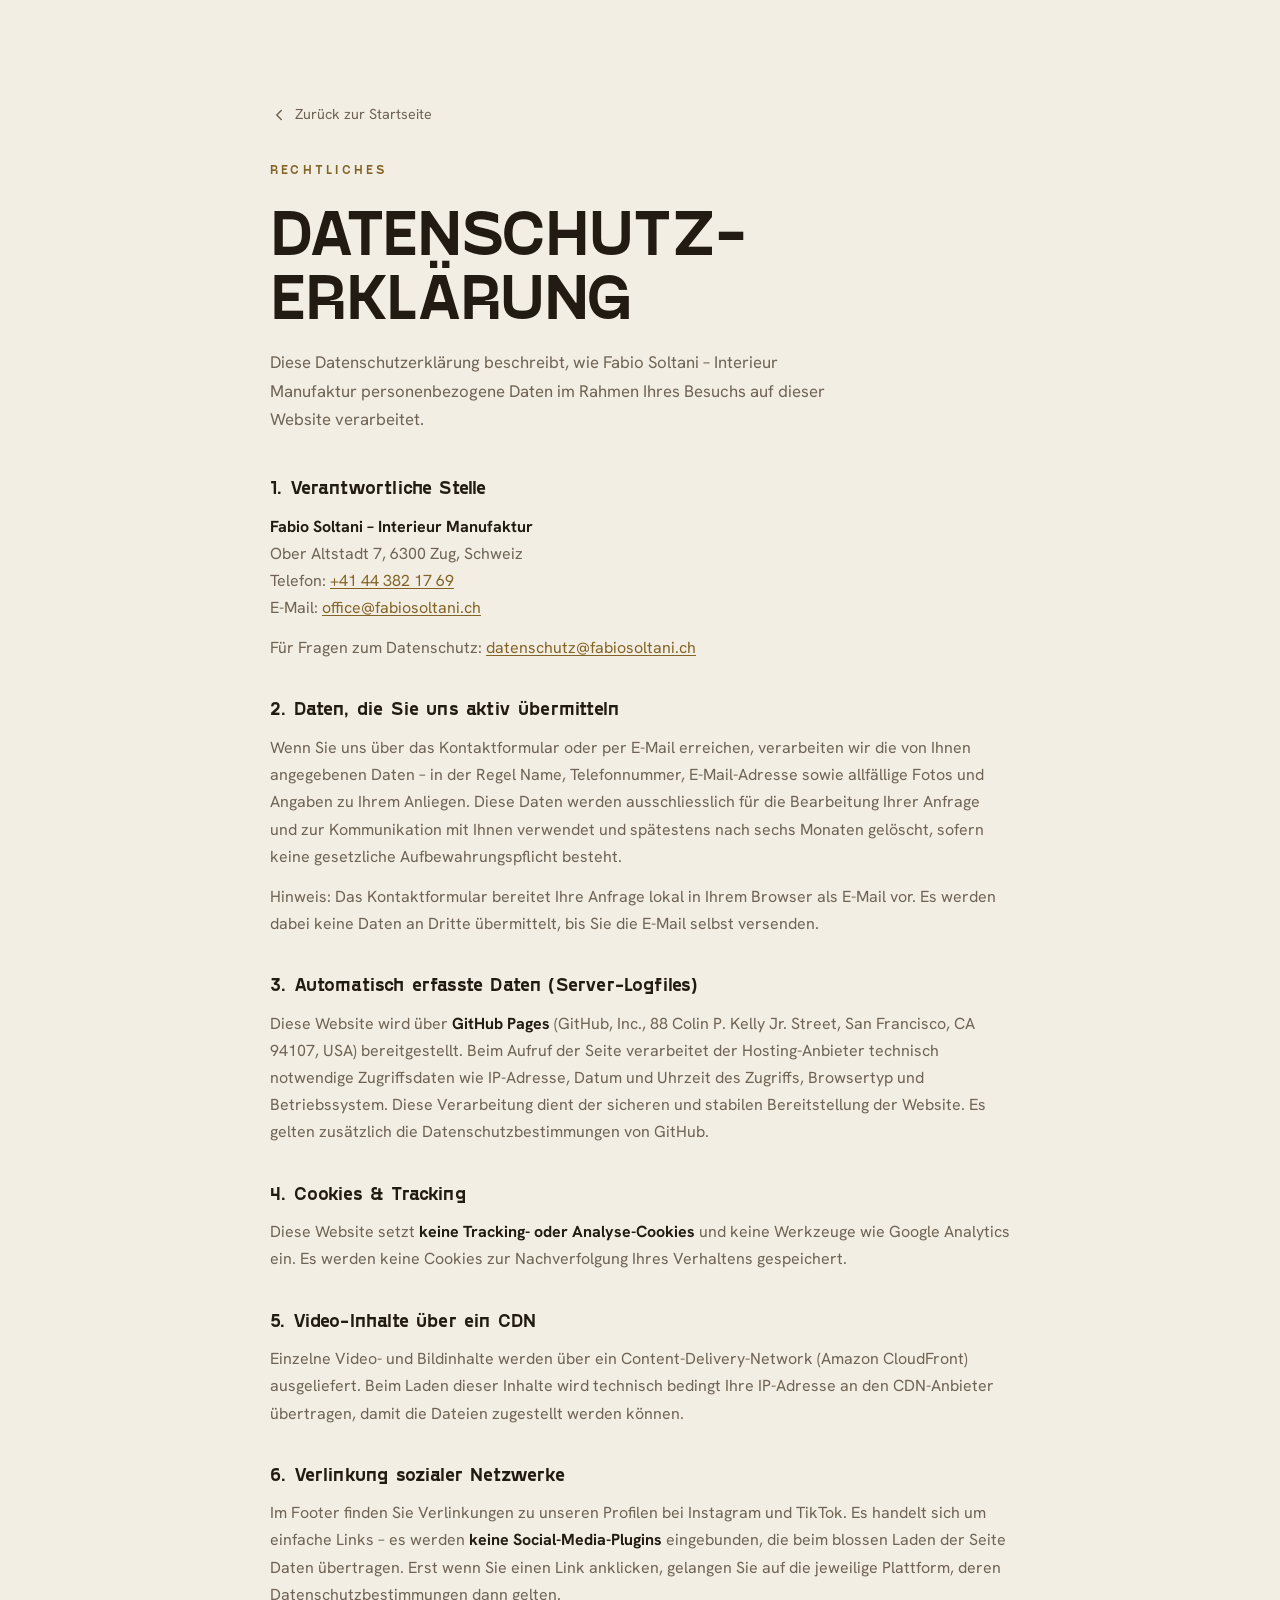
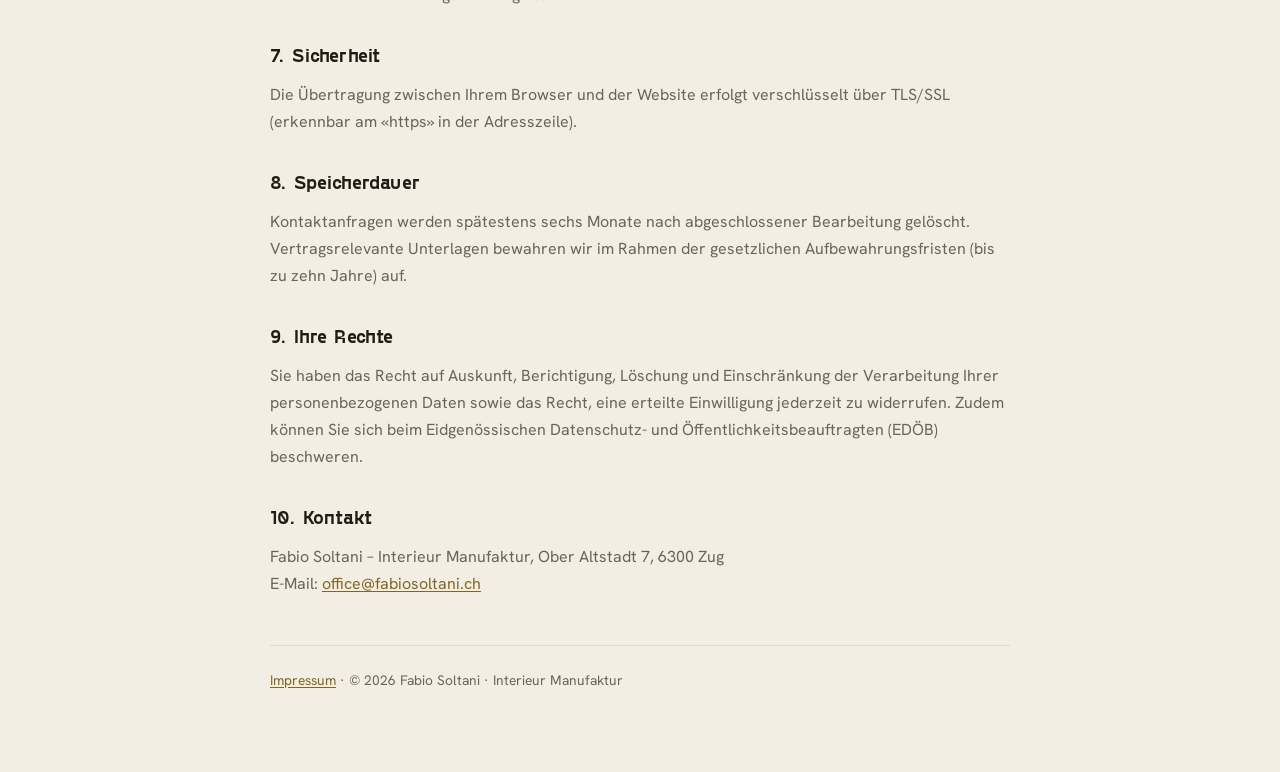
<file: datenschutz.html>
<!doctype html>
<html lang="de">
<head>
  <meta charset="utf-8">
  <meta name="viewport" content="width=device-width, initial-scale=1">
  <title>Datenschutz · Fabio Soltani – Interieur Manufaktur</title>
  <meta name="robots" content="noindex">
  <link rel="icon" href="data:image/svg+xml,%3Csvg xmlns='http://www.w3.org/2000/svg' viewBox='0 0 32 32'%3E%3Cpath d='M4 24h24l-2 4H6z' fill='%23C7A24E'/%3E%3Cpath d='M3 8l6 6 7-9 7 9 6-6-3 14H6z' fill='none' stroke='%23C7A24E' stroke-width='2.2' stroke-linejoin='round'/%3E%3C/svg%3E">
  <link rel="preconnect" href="https://fonts.googleapis.com">
  <link rel="preconnect" href="https://fonts.gstatic.com" crossorigin>
  <link href="https://fonts.googleapis.com/css2?family=Cormorant+Garamond:ital,wght@0,500;0,600;0,700;1,500&family=Hanken+Grotesk:wght@400;500;600;700&display=swap" rel="stylesheet">
  <link rel="stylesheet" href="styles.css?v=146">
</head>
<body class="legal-body">
  <main class="legal-wrap">
    <a class="legal-back" href="index.html">
      <svg viewBox="0 0 24 24" aria-hidden="true"><path d="M15 6l-6 6 6 6"/></svg>
      Zurück zur Startseite
    </a>
    <p class="eyebrow eyebrow-dark">Rechtliches</p>
    <h1 class="legal-title">Datenschutz&shy;erklärung</h1>
    <p class="legal-intro">Diese Datenschutzerklärung beschreibt, wie Fabio Soltani – Interieur Manufaktur
    personenbezogene Daten im Rahmen Ihres Besuchs auf dieser Website verarbeitet.</p>

    <section class="legal-sec">
      <h2>1. Verantwortliche Stelle</h2>
      <p><strong>Fabio Soltani – Interieur Manufaktur</strong><br>
      Ober Altstadt 7, 6300 Zug, Schweiz<br>
      Telefon: <a href="tel:+41443821769">+41&nbsp;44&nbsp;382&nbsp;17&nbsp;69</a><br>
      E-Mail: <a href="mailto:office@fabiosoltani.ch">office@fabiosoltani.ch</a></p>
      <p>Für Fragen zum Datenschutz:
      <a href="mailto:datenschutz@fabiosoltani.ch">datenschutz@fabiosoltani.ch</a></p>
    </section>

    <section class="legal-sec">
      <h2>2. Daten, die Sie uns aktiv übermitteln</h2>
      <p>Wenn Sie uns über das Kontaktformular oder per E-Mail erreichen, verarbeiten wir die
      von Ihnen angegebenen Daten – in der Regel Name, Telefonnummer, E-Mail-Adresse sowie
      allfällige Fotos und Angaben zu Ihrem Anliegen. Diese Daten werden ausschliesslich für
      die Bearbeitung Ihrer Anfrage und zur Kommunikation mit Ihnen verwendet und spätestens
      nach sechs Monaten gelöscht, sofern keine gesetzliche Aufbewahrungspflicht besteht.</p>
      <p>Hinweis: Das Kontaktformular bereitet Ihre Anfrage lokal in Ihrem Browser als
      E-Mail vor. Es werden dabei keine Daten an Dritte übermittelt, bis Sie die E-Mail
      selbst versenden.</p>
    </section>

    <section class="legal-sec">
      <h2>3. Automatisch erfasste Daten (Server-Logfiles)</h2>
      <p>Diese Website wird über <strong>GitHub Pages</strong> (GitHub, Inc., 88 Colin P.
      Kelly Jr. Street, San Francisco, CA 94107, USA) bereitgestellt. Beim Aufruf der Seite
      verarbeitet der Hosting-Anbieter technisch notwendige Zugriffsdaten wie IP-Adresse,
      Datum und Uhrzeit des Zugriffs, Browsertyp und Betriebssystem. Diese Verarbeitung dient
      der sicheren und stabilen Bereitstellung der Website. Es gelten zusätzlich die
      Datenschutzbestimmungen von GitHub.</p>
    </section>

    <section class="legal-sec">
      <h2>4. Cookies &amp; Tracking</h2>
      <p>Diese Website setzt <strong>keine Tracking- oder Analyse-Cookies</strong> und keine
      Werkzeuge wie Google Analytics ein. Es werden keine Cookies zur Nachverfolgung Ihres
      Verhaltens gespeichert.</p>
    </section>

    <section class="legal-sec">
      <h2>5. Video-Inhalte über ein CDN</h2>
      <p>Einzelne Video- und Bildinhalte werden über ein Content-Delivery-Network (Amazon
      CloudFront) ausgeliefert. Beim Laden dieser Inhalte wird technisch bedingt Ihre
      IP-Adresse an den CDN-Anbieter übertragen, damit die Dateien zugestellt werden können.</p>
    </section>

    <section class="legal-sec">
      <h2>6. Verlinkung sozialer Netzwerke</h2>
      <p>Im Footer finden Sie Verlinkungen zu unseren Profilen bei Instagram und TikTok. Es
      handelt sich um einfache Links – es werden <strong>keine Social-Media-Plugins</strong>
      eingebunden, die beim blossen Laden der Seite Daten übertragen. Erst wenn Sie einen
      Link anklicken, gelangen Sie auf die jeweilige Plattform, deren Datenschutzbestimmungen
      dann gelten.</p>
    </section>

    <section class="legal-sec">
      <h2>7. Sicherheit</h2>
      <p>Die Übertragung zwischen Ihrem Browser und der Website erfolgt verschlüsselt über
      TLS/SSL (erkennbar am «https» in der Adresszeile).</p>
    </section>

    <section class="legal-sec">
      <h2>8. Speicherdauer</h2>
      <p>Kontaktanfragen werden spätestens sechs Monate nach abgeschlossener Bearbeitung
      gelöscht. Vertragsrelevante Unterlagen bewahren wir im Rahmen der gesetzlichen
      Aufbewahrungsfristen (bis zu zehn Jahre) auf.</p>
    </section>

    <section class="legal-sec">
      <h2>9. Ihre Rechte</h2>
      <p>Sie haben das Recht auf Auskunft, Berichtigung, Löschung und Einschränkung der
      Verarbeitung Ihrer personenbezogenen Daten sowie das Recht, eine erteilte Einwilligung
      jederzeit zu widerrufen. Zudem können Sie sich beim Eidgenössischen Datenschutz- und
      Öffentlichkeitsbeauftragten (EDÖB) beschweren.</p>
    </section>

    <section class="legal-sec">
      <h2>10. Kontakt</h2>
      <p>Fabio Soltani – Interieur Manufaktur, Ober Altstadt 7, 6300 Zug<br>
      E-Mail: <a href="mailto:office@fabiosoltani.ch">office@fabiosoltani.ch</a></p>
    </section>

    <p class="legal-foot"><a href="impressum.html">Impressum</a> · &copy; <span id="y">2026</span> Fabio Soltani · Interieur Manufaktur</p>
  </main>
  <script>document.getElementById('y').textContent=new Date().getFullYear();</script>
</body>
</html>
</file>
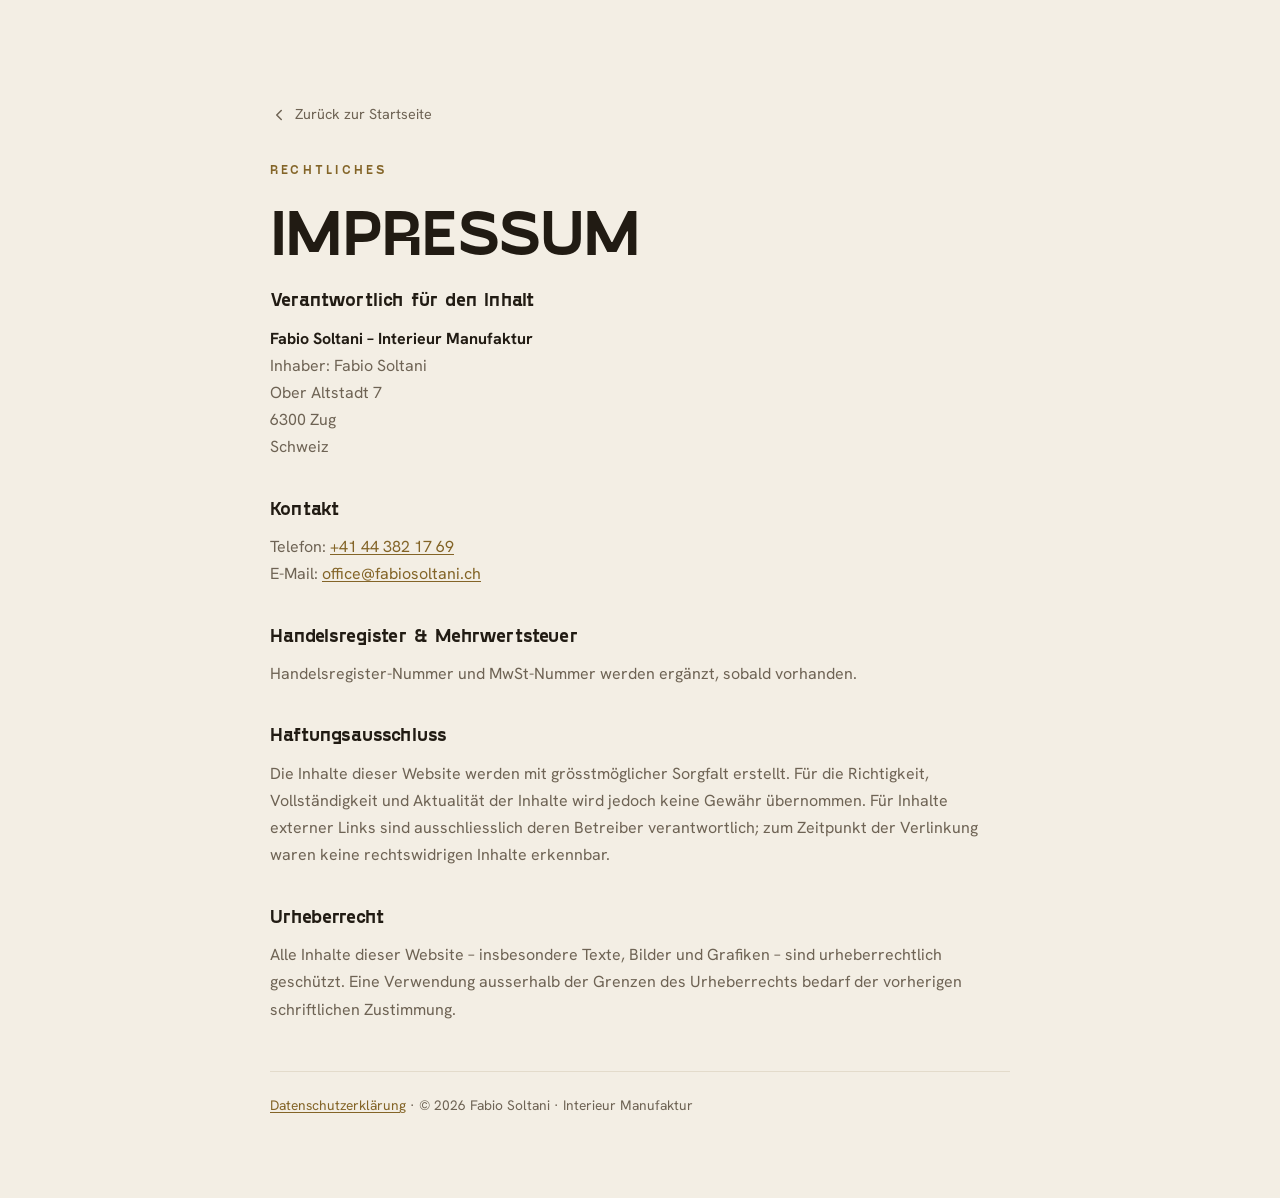
<file: impressum.html>
<!doctype html>
<html lang="de">
<head>
  <meta charset="utf-8">
  <meta name="viewport" content="width=device-width, initial-scale=1">
  <title>Impressum · Fabio Soltani – Interieur Manufaktur</title>
  <meta name="robots" content="noindex">
  <link rel="icon" href="data:image/svg+xml,%3Csvg xmlns='http://www.w3.org/2000/svg' viewBox='0 0 32 32'%3E%3Cpath d='M4 24h24l-2 4H6z' fill='%23C7A24E'/%3E%3Cpath d='M3 8l6 6 7-9 7 9 6-6-3 14H6z' fill='none' stroke='%23C7A24E' stroke-width='2.2' stroke-linejoin='round'/%3E%3C/svg%3E">
  <link rel="preconnect" href="https://fonts.googleapis.com">
  <link rel="preconnect" href="https://fonts.gstatic.com" crossorigin>
  <link href="https://fonts.googleapis.com/css2?family=Cormorant+Garamond:ital,wght@0,500;0,600;0,700;1,500&family=Hanken+Grotesk:wght@400;500;600;700&display=swap" rel="stylesheet">
  <link rel="stylesheet" href="styles.css?v=146">
</head>
<body class="legal-body">
  <main class="legal-wrap">
    <a class="legal-back" href="index.html">
      <svg viewBox="0 0 24 24" aria-hidden="true"><path d="M15 6l-6 6 6 6"/></svg>
      Zurück zur Startseite
    </a>
    <p class="eyebrow eyebrow-dark">Rechtliches</p>
    <h1 class="legal-title">Impressum</h1>

    <section class="legal-sec">
      <h2>Verantwortlich für den Inhalt</h2>
      <p><strong>Fabio Soltani – Interieur Manufaktur</strong><br>
      Inhaber: Fabio Soltani<br>
      Ober Altstadt 7<br>
      6300 Zug<br>
      Schweiz</p>
    </section>

    <section class="legal-sec">
      <h2>Kontakt</h2>
      <p>Telefon: <a href="tel:+41443821769">+41&nbsp;44&nbsp;382&nbsp;17&nbsp;69</a><br>
      E-Mail: <a href="mailto:office@fabiosoltani.ch">office@fabiosoltani.ch</a></p>
    </section>

    <section class="legal-sec">
      <h2>Handelsregister &amp; Mehrwertsteuer</h2>
      <p>Handelsregister-Nummer und MwSt-Nummer werden ergänzt, sobald vorhanden.</p>
    </section>

    <section class="legal-sec">
      <h2>Haftungsausschluss</h2>
      <p>Die Inhalte dieser Website werden mit grösstmöglicher Sorgfalt erstellt. Für die
      Richtigkeit, Vollständigkeit und Aktualität der Inhalte wird jedoch keine Gewähr
      übernommen. Für Inhalte externer Links sind ausschliesslich deren Betreiber
      verantwortlich; zum Zeitpunkt der Verlinkung waren keine rechtswidrigen Inhalte
      erkennbar.</p>
    </section>

    <section class="legal-sec">
      <h2>Urheberrecht</h2>
      <p>Alle Inhalte dieser Website – insbesondere Texte, Bilder und Grafiken – sind
      urheberrechtlich geschützt. Eine Verwendung ausserhalb der Grenzen des
      Urheberrechts bedarf der vorherigen schriftlichen Zustimmung.</p>
    </section>

    <p class="legal-foot"><a href="datenschutz.html">Datenschutzerklärung</a> · &copy; <span id="y">2026</span> Fabio Soltani · Interieur Manufaktur</p>
  </main>
  <script>document.getElementById('y').textContent=new Date().getFullYear();</script>
</body>
</html>
</file>
<file: styles.css>
/* =========================================================
   FABIO SOLTANI — Premium one-pager
   Gosha Sans (Display, NUR TEST/Trial) + Hanken Grotesk (Text)
   TEST: Gosha Sans ist kostenpflichtig -> vor Livegang lizenzieren!
   ========================================================= */

@font-face{font-family:'Gosha Sans';src:url('assets/fonts/GoshaSans-Bold.woff') format('woff');font-weight:600 900;font-style:normal;font-display:swap}
@font-face{font-family:'Gosha Sans';src:url('assets/fonts/GoshaSans-Regular.woff') format('woff');font-weight:300 500;font-style:normal;font-display:swap}

:root{
  /* canvas */
  --ink:#0E0B08;
  --ink-2:#15110C;
  --ink-3:#1B1610;
  --ink-card:#1F1A13;
  --cream:#F3EEE4;
  --cream-2:#FBF9F3;
  --cream-line:#E3DBCB;

  /* accent */
  --gold:#C7A24E;
  --gold-2:#D9BD78;
  --gold-deep:#A9853A;
  /* Gold fuer KLEINEN Text auf hellem Grund. --gold-deep schafft auf Creme nur 2,98:1,
     --gold-ink erreicht 4,6:1 (WCAG AA) und sieht praktisch identisch aus. */
  --gold-ink:#836427;
  --gold-soft:#BCA876;
  --gold-grad:linear-gradient(135deg,#E2CB8C 0%,#C7A24E 52%,#A9853A 100%);

  /* text */
  --on-dark:#F4EFE6;
  --on-dark-mut:#B2A897;
  --on-dark-dim:#8C8474;
  --on-cream:#211B13;
  --on-cream-mut:#6E6354;

  /* system */
  --maxw:1520px;
  --pad:clamp(20px,5vw,40px);
  --sec-y:clamp(60px,6.5vw,104px);
  --r:6px;
  --r-lg:16px;
  --r-pill:999px;
  --ease:cubic-bezier(.22,.61,.36,1);
  --font-d:'Gosha Sans','Switzer',Helvetica,Arial,sans-serif;
  --font-t:'Hanken Grotesk','Inter',system-ui,sans-serif;
  --font-serif:'Cormorant Garamond',Georgia,'Times New Roman',serif;
}

*,*::before,*::after{box-sizing:border-box}
html{scroll-behavior:smooth;-webkit-text-size-adjust:100%}
@media (prefers-reduced-motion:reduce){html{scroll-behavior:auto}}
body{
  margin:0;font-family:var(--font-d);background:var(--cream);color:var(--on-cream);
  font-size:17px;line-height:1.7;font-weight:400;-webkit-font-smoothing:antialiased;
  text-rendering:optimizeLegibility;overflow-x:hidden;
}
img{max-width:100%;display:block}
a{color:inherit;text-decoration:none}
button{font-family:inherit}
h1,h2,h3,h4{margin:0;font-weight:400}
p{margin:0}

/* visible keyboard focus on both dark and cream surfaces */
a:focus-visible,button:focus-visible,.btn:focus-visible,.nav-toggle:focus-visible,
.cal-btn:focus-visible,.cal-cell:focus-visible,.slot:focus-visible,
.ba-handle:focus-visible,.skip-link:focus-visible,[tabindex]:focus-visible{
  outline:2px solid var(--gold-2);outline-offset:2px;
  box-shadow:0 0 0 4px rgba(14,11,8,.55);border-radius:4px;
}
.seg input:focus-visible+span{outline:2px solid var(--gold-deep);outline-offset:2px}

.container{width:100%;max-width:var(--maxw);margin-inline:auto;padding-inline:var(--pad)}
.section{padding-block:var(--sec-y);background:var(--cream);position:relative}
.section-dark{padding-block:var(--sec-y);background:var(--ink);color:var(--on-dark);position:relative;overflow:hidden}

.display{font-family:var(--font-d);font-weight:700;line-height:.97;letter-spacing:-.02em;text-transform:uppercase;text-wrap:balance}
/* Clash Display needs a heavier weight on all display-type elements */
.brand-name,.service-card h3,.service-num,.step-num,.stat-num,.call-link,.booking-success h3,.footer-contact a[href^="tel"],.mobile-menu a,.ba-cap strong{font-weight:700}
/* TEST: Menü oben + Unterüberschriften ebenfalls in Gosha Sans (leichterer Schnitt) */
.main-nav a,.eyebrow,.step h3,.footer-col h3{font-family:var(--font-d);font-weight:500}
/* Fliesstext (Lese-Absaetze) bleibt Hanken Grotesk; alles andere = Gosha */
.hero-lead,.section-intro,.service-card p,.step p,.booking-intro,.booking-points li,.footer-brand p,.review-card blockquote,.compare-note,.booking-success p,.bf-fineprint,.footer-bottom,.booking-form input,.booking-form textarea{font-family:var(--font-t)}
.skip-link{position:absolute;left:-999px;top:0;z-index:200;background:var(--gold);color:#1a1409;padding:10px 16px;border-radius:0 0 var(--r) 0;font-weight:600}
.skip-link:focus{left:0}

/* ---------- eyebrow / headings ---------- */
.eyebrow{font-size:.78rem;font-weight:600;letter-spacing:.26em;text-transform:uppercase;color:var(--gold);margin-bottom:1.1rem}
.eyebrow-dark{color:var(--gold-ink)}
.heading{font-size:clamp(2.2rem,4.4vw,3.6rem);color:var(--on-cream)}
.heading-light{font-size:clamp(2.2rem,4.4vw,3.6rem);color:var(--on-dark)}
.section-head{max-width:760px}
.section-head-center{margin-inline:auto;text-align:center}
/* Sektionstitel vereinheitlicht auf .heading/.heading-light */
.section-intro{margin-top:1.6rem;color:var(--on-cream-mut);font-size:1.05rem;max-width:60ch}
.section-head-center .section-intro{margin-inline:auto}
/* optisch linksbündig: große Überschriften um ihren Buchstaben-Seitenrand nach links ziehen (nur linksbündige Sektionen) */
.services .heading,.compare .heading,.blog .heading,.social .heading,.philo-copy .heading-light{margin-left:-.055em}
/* =========================================================
   BUTTONS
   ========================================================= */
.btn{
  --bh:54px;
  display:inline-flex;align-items:center;justify-content:center;gap:.6em;
  min-height:var(--bh);padding:0 1.5em;border:1px solid transparent;border-radius:var(--r);
  font-weight:600;font-size:.84rem;letter-spacing:.12em;text-transform:uppercase;
  cursor:pointer;transition:transform .35s var(--ease),background .35s var(--ease),color .3s,border-color .3s,box-shadow .35s;
  white-space:nowrap;line-height:1;
}
.btn svg{width:18px;height:18px;flex:none}
.ico-arrow{fill:none;stroke:currentColor;stroke-width:2;stroke-linecap:round;stroke-linejoin:round;transition:transform .35s var(--ease)}
.btn:hover .ico-arrow{transform:translateX(4px)}
.btn-sm{--bh:46px;font-size:.78rem;padding:0 1.2em}
.btn-lg{--bh:62px;font-size:.92rem;padding:0 2em}
.btn-block{width:100%}

.btn-gold{background:var(--gold-grad);color:#241a09;box-shadow:0 10px 30px -12px rgba(199,162,78,.6)}
.btn-gold:hover{transform:translateY(-2px);box-shadow:0 16px 40px -12px rgba(199,162,78,.75)}
/* Sekundaerer Button im Hero bleibt als Kontrast zum goldenen Haupt-CTA */
.btn-ghost{background:transparent;color:var(--on-dark);border-color:rgba(255,255,255,.28);box-shadow:none}
.btn-ghost:hover{background:transparent;border-color:var(--gold);color:var(--gold-2);transform:translateY(-2px);box-shadow:none}
/* uebrige CTAs im goldenen Look */
.btn-ghost-dark,.btn-ghost-light{background:var(--gold-grad);color:#241a09;border-color:transparent;box-shadow:0 10px 30px -12px rgba(199,162,78,.6)}
.btn-ghost-dark:hover,.btn-ghost-light:hover{color:#241a09;border-color:transparent;transform:translateY(-2px);box-shadow:0 16px 40px -12px rgba(199,162,78,.75)}
.btn-dark{background:var(--on-cream);color:var(--cream-2);border-color:var(--on-cream)}
.btn-dark:hover{background:#000;transform:translateY(-2px)}

.link-underline{display:inline-flex;align-items:center;gap:.6em;font-weight:600;font-size:.82rem;letter-spacing:.14em;text-transform:uppercase;color:var(--gold-2);padding-bottom:6px;border-bottom:1px solid var(--gold);transition:gap .3s}
.link-underline:hover{gap:1em}
.link-underline svg{width:18px;height:18px;fill:none;stroke:currentColor;stroke-width:2;stroke-linecap:round;stroke-linejoin:round}

/* =========================================================
   HEADER
   ========================================================= */
.site-header{position:fixed;inset:0 0 auto 0;z-index:100;isolation:isolate;transition:background .4s,backdrop-filter .4s,border-color .4s;border-bottom:1px solid transparent}
.site-header::before{content:"";position:absolute;left:0;right:0;top:0;height:130px;background:linear-gradient(180deg,rgba(14,11,8,.6),rgba(14,11,8,.26) 55%,rgba(14,11,8,0));pointer-events:none;z-index:-1;transition:opacity .35s}
.site-header.scrolled::before{opacity:0}
.site-header.scrolled{background:rgba(14,11,8,.82);backdrop-filter:blur(14px);border-bottom-color:rgba(199,162,78,.3)}
@supports not ((backdrop-filter:blur(1px)) or (-webkit-backdrop-filter:blur(1px))){.site-header.scrolled{background:rgba(14,11,8,.96)}}
.site-header>.container{max-width:var(--maxw)}
.header-inner{display:flex;align-items:center;justify-content:space-between;height:78px;gap:1.75rem;transition:height .28s var(--ease)}

.brand{display:inline-flex;align-items:center;color:var(--on-dark);flex-shrink:0}
.brand-logo{height:50px;width:auto;max-width:none;display:block;transition:height .28s var(--ease)}
.brand-logo-footer{height:96px}
.brand-tag{font-size:.66rem;font-weight:500;letter-spacing:.2em;text-transform:uppercase;color:var(--gold-2);padding-left:.85rem;margin-left:.1rem;border-left:1px solid rgba(199,162,78,.4);white-space:nowrap}

.main-nav{display:flex;gap:2.1rem;margin-left:auto;margin-right:1.4rem}
.main-nav a{font-size:.79rem;font-weight:500;letter-spacing:.14em;text-transform:uppercase;color:var(--on-dark);opacity:.82;position:relative;padding:6px 0;transition:opacity .3s,color .3s}
.main-nav a::after{content:"";position:absolute;left:0;bottom:0;width:0;height:1px;background:var(--gold);transition:width .35s var(--ease)}
.main-nav a:hover{opacity:1;color:var(--gold-2)}
.main-nav a:hover::after{width:100%}

.header-actions{display:flex;align-items:center;gap:.8rem}
.ico-cal{width:17px;height:17px;fill:none;stroke:currentColor;stroke-width:1.8;stroke-linecap:round;stroke-linejoin:round}

.nav-toggle{display:none;width:46px;height:46px;border:1px solid rgba(255,255,255,.2);background:transparent;border-radius:var(--r);flex-direction:column;gap:5px;align-items:center;justify-content:center;cursor:pointer}
.nav-toggle span{width:20px;height:1.6px;background:var(--on-dark);transition:transform .3s,opacity .3s}
.nav-toggle[aria-expanded="true"] span:nth-child(1){transform:translateY(6.6px) rotate(45deg)}
.nav-toggle[aria-expanded="true"] span:nth-child(2){opacity:0}
.nav-toggle[aria-expanded="true"] span:nth-child(3){transform:translateY(-6.6px) rotate(-45deg)}
/* active section indicator (the rare-gold header accent) */
.main-nav a.is-active{opacity:1;color:var(--gold-2)}
.main-nav a.is-active::after{width:100%}
.site-header.scrolled~main .hero-scroll{opacity:0;pointer-events:none}
@media (min-width:1025px){
  .site-header.scrolled .header-inner{height:62px}
  .site-header.scrolled .brand-logo{height:42px}
}
@media (prefers-reduced-motion:reduce){
  .site-header,.site-header::before,.header-inner,.brand-logo{transition:none}
}

/* ---------- mobile action bar (Daumenzone) ----------
   Auf dem Handy ist der Header-CTA ausgeblendet und der Hero-Text laenger als der
   erste Bildschirm -> ohne diese Leiste gibt es beim Einstieg keine Handlungsmoeglichkeit. */
.mobile-bar{display:none}
@media (max-width:1024px){
  .mobile-bar{
    display:grid;grid-template-columns:1fr 1fr;gap:.6rem;
    position:fixed;left:0;right:0;bottom:0;z-index:98;
    padding:.7rem var(--pad) calc(.7rem + env(safe-area-inset-bottom));
    background:rgba(14,11,8,.9);backdrop-filter:blur(12px);
    border-top:1px solid rgba(199,162,78,.28);
    transform:translateY(115%);transition:transform .45s var(--ease);
  }
  .mobile-bar.is-on{transform:none}
  body.menu-open .mobile-bar{transform:translateY(115%)}
  .mobile-bar .btn{--bh:50px;width:100%;font-size:.76rem;padding:0 .8em}
  /* Platz schaffen, damit die feste Leiste die Rechtslinks nicht verdeckt */
  .footer .footer-bottom{padding-bottom:calc(28px + 76px + env(safe-area-inset-bottom))}
}
@supports not ((backdrop-filter:blur(1px)) or (-webkit-backdrop-filter:blur(1px))){
  .mobile-bar{background:rgba(14,11,8,.97)}
}
@media (prefers-reduced-motion:reduce){.mobile-bar{transition:none}}

.mobile-menu{position:fixed;inset:78px 0 0 0;z-index:99;background:rgba(14,11,8,.97);backdrop-filter:blur(10px);padding:2rem var(--pad);transform:translateY(-10px);opacity:0;transition:opacity .35s,transform .35s}
.mobile-menu.open{opacity:1;transform:none}
.mobile-menu nav{display:flex;flex-direction:column;gap:.4rem}
.mobile-menu a{font-family:var(--font-d);font-size:1.7rem;letter-spacing:.06em;text-transform:uppercase;color:var(--on-dark);padding:.5rem 0;border-bottom:1px solid rgba(255,255,255,.08)}
.mobile-menu .btn{font-family:var(--font-t);font-size:.85rem;margin-top:1.2rem;border-bottom:none}
.mobile-menu a.btn-gold{color:#241a09}
.mobile-menu .mobile-call{font-family:var(--font-t);font-size:.95rem;letter-spacing:normal;text-transform:none;color:var(--gold-2);border:none;text-align:center;margin-top:.4rem}

/* =========================================================
   MEDIA LAYER (video sections)
   ========================================================= */
.media{position:absolute;inset:0;overflow:hidden;z-index:0}
.media-fallback{position:absolute;inset:0;background-size:cover;background-position:center;transform:scale(1.06);animation:kenburns 26s ease-in-out infinite alternate}
.media-fallback-right{background-position:center right}
.media-video{position:absolute;inset:0;width:100%;height:100%;object-fit:cover;opacity:0;transition:opacity .9s var(--ease)}
.media-video.is-ready{opacity:1}
.media-scrim{position:absolute;inset:0}
.media-grain{position:absolute;inset:0;opacity:.05;mix-blend-mode:overlay;pointer-events:none;
  background-image:url("data:image/svg+xml,%3Csvg xmlns='http://www.w3.org/2000/svg' width='120' height='120'%3E%3Cfilter id='n'%3E%3CfeTurbulence type='fractalNoise' baseFrequency='.9' numOctaves='2'/%3E%3C/filter%3E%3Crect width='100%25' height='100%25' filter='url(%23n)'/%3E%3C/svg%3E")}
@keyframes kenburns{from{transform:scale(1.06)}to{transform:scale(1.16) translate(-1.5%,-1.2%)}}
@media (prefers-reduced-motion:reduce){.media-fallback{animation:none}}

.hero-scrim{background:
  radial-gradient(130% 125% at 62% 40%,transparent 47%,rgba(6,4,2,.52) 100%),
  linear-gradient(100deg,rgba(8,6,4,.94) 0%,rgba(8,6,4,.74) 30%,rgba(8,6,4,.34) 54%,rgba(8,6,4,0) 78%),
  linear-gradient(0deg,rgba(8,6,4,.5) 0%,rgba(8,6,4,0) 18%)}
.hero .media-video,.hero .media-fallback{filter:brightness(.9) contrast(1.11) saturate(1.05) sepia(.06)}
@media (max-width:768px){.hero-scrim{background:
  radial-gradient(120% 95% at 50% 42%,transparent 54%,rgba(6,4,2,.46) 100%),
  linear-gradient(180deg,rgba(8,6,4,.55) 0%,rgba(8,6,4,.4) 44%,rgba(8,6,4,.58) 100%),
  linear-gradient(0deg,rgba(8,6,4,.5) 0%,rgba(8,6,4,0) 26%)}}
.philo-scrim{background:
  linear-gradient(90deg,rgba(8,6,4,.96) 0%,rgba(8,6,4,.92) 46%,rgba(8,6,4,.5) 74%,rgba(8,6,4,.68) 100%),
  linear-gradient(0deg,rgba(8,6,4,.65),rgba(8,6,4,0) 26%)}

/* =========================================================
   HERO
   ========================================================= */
.hero{position:relative;min-height:100svh;display:flex;align-items:center;color:var(--on-dark);background:var(--ink);overflow:hidden}
.hero-inner{position:relative;z-index:2;width:100%;padding-top:120px;padding-bottom:120px;display:flex;align-items:flex-end;justify-content:space-between;gap:2rem}
.hero-copy{max-width:788px}
.eyebrow{display:block}
.hero-title{font-size:clamp(2.1rem,6vw,5rem);margin:.2rem 0 0 -.055em;letter-spacing:-.02em}
.hero-lead{margin-top:1.6rem;font-size:clamp(1.02rem,1.45vw,1.2rem);color:#E7E0D4;max-width:64ch;line-height:1.65}
.hero-cta{display:flex;gap:1rem;margin-top:2.2rem;flex-wrap:wrap}

.play-ring{width:62px;height:62px;border-radius:50%;border:1px solid rgba(255,255,255,.45);display:grid;place-items:center;position:relative;transition:border-color .4s,transform .4s}
.play-ring::before{content:"";position:absolute;inset:-1px;border-radius:50%;border:1px solid var(--gold);clip-path:inset(0 0 0 0);opacity:0;transition:opacity .4s}
.play-ring svg{width:20px;height:20px;fill:var(--gold);margin-left:3px}
.play-text{display:flex;flex-direction:column;text-align:left;line-height:1.25}
.play-label{font-size:.74rem;letter-spacing:.22em;text-transform:uppercase;color:var(--gold-2)}
.play-sub{font-size:.92rem;color:#D8D1C4}

.hero-scroll{position:absolute;left:50%;bottom:26px;transform:translateX(-50%);z-index:2;display:flex;flex-direction:column;align-items:center;gap:6px;color:#cfc7b8;font-size:.66rem;letter-spacing:.24em;text-transform:uppercase}
.hero-scroll svg{width:18px;height:18px;fill:none;stroke:currentColor;stroke-width:1.6;stroke-linecap:round;stroke-linejoin:round;animation:bob 1.8s ease-in-out infinite}
@keyframes bob{0%,100%{transform:translateY(0)}50%{transform:translateY(5px)}}
@media (prefers-reduced-motion:reduce){.hero-scroll svg{animation:none}}

/* =========================================================
   TRUST STRIP
   ========================================================= */
/* trust = floating cream credential card straddling the hero/services seam */
.trust{background:transparent;color:inherit;border-top:0;position:relative;z-index:5;padding:0}
.trust-card{max-width:1200px;margin:-84px auto 0;position:relative;z-index:5;background:var(--cream-2);border:1px solid rgba(199,162,78,.4);border-radius:var(--r-lg);box-shadow:0 38px 84px -26px rgba(14,11,8,.52),inset 0 1px 0 rgba(255,255,255,.65);padding:46px clamp(1.8rem,3vw,2.8rem) 42px}
.trust-eyebrow{text-align:center;margin-bottom:2rem}
.trust-inner{display:flex;align-items:center;justify-content:space-between;gap:clamp(.9rem,1.8vw,1.5rem);padding-block:0}
.trust-card .trust-item{gap:1.1rem}
.trust-card .trust-item>div{min-width:0}
.trust-card .trust-medal{width:72px;height:72px;flex:none;border-radius:var(--r-pill);border:1px solid rgba(199,162,78,.55);background:radial-gradient(circle at 50% 36%,rgba(199,162,78,.17),rgba(199,162,78,.04));box-shadow:inset 0 0 0 1px rgba(255,255,255,.4);display:grid !important;place-items:center}
.trust-card .trust-medal .ico{place-self:center}
.trust-card .trust-item .ico{width:32px;height:32px;stroke-width:1.6}
.trust-card .trust-item strong{font-size:1.12rem;color:var(--on-cream);margin-bottom:.18rem}
.trust-card .trust-item span{font-size:.92rem;color:var(--on-cream-mut)}
/* deliberate scroll entrance (card + staggered items) */
html.js .trust-card{opacity:0;transform:translateY(30px);transition:opacity .7s var(--ease),transform .7s var(--ease)}
html.js .trust-card.is-in{opacity:1;transform:none}
html.js .trust-card .trust-item{opacity:0;transform:translateY(14px);transition:opacity .6s var(--ease),transform .6s var(--ease)}
html.js .trust-card.is-in .trust-item{opacity:1;transform:none}
html.js .trust-card.is-in .trust-item:nth-child(1){transition-delay:.14s}
html.js .trust-card.is-in .trust-item:nth-child(3){transition-delay:.24s}
html.js .trust-card.is-in .trust-item:nth-child(5){transition-delay:.34s}
@media (prefers-reduced-motion:reduce){html.js .trust-card,html.js .trust-card .trust-item{opacity:1;transform:none;transition:none}}
.trust-item,.pillar{display:flex;align-items:center;gap:1rem;flex:1}
.trust-item .ico,.pillar .ico{width:34px;height:34px;flex:none;fill:none;stroke:var(--gold);stroke-width:1.5;stroke-linecap:round;stroke-linejoin:round}
.trust-item strong,.pillar strong{display:block;font-size:.96rem;letter-spacing:.04em;color:var(--on-dark);font-weight:600}
.trust-item span,.pillar span{display:block;font-size:.84rem;color:var(--on-dark-mut)}
.trust-div{width:1px;align-self:stretch;background:linear-gradient(180deg,transparent,rgba(199,162,78,.4),transparent);flex:none}

/* =========================================================
   LEISTUNGEN — dunkle Vollbild-Karten, Video beim Hover
   ========================================================= */
.svc{padding-block:var(--sec-y) 0;background:var(--ink);overflow:hidden}
/* linksbuendig wie die uebrigen Sections: der Container bleibt zentriert,
   begrenzt wird erst der Text darin */

.svc-head{margin-bottom:clamp(2.4rem,5vw,3.6rem)}
.svc-head .heading-light{margin-left:-.055em}
.svc-head .section-intro{color:var(--on-dark-mut);max-width:58ch}

/* volle Breite, hauchduenne Goldlinie zwischen den Karten */
/* Leistungskarten auf der Fluchtlinie der uebrigen Sections, mit Radius */
.svc-row{display:grid;grid-template-columns:repeat(4,1fr);gap:1px;padding:1px;background:rgba(199,162,78,.24);width:calc(min(100%, var(--maxw)) - 2 * var(--pad));margin-inline:auto;border-radius:var(--r-lg);overflow:hidden}
.svc-card{position:relative;display:block;isolation:isolate;background:var(--ink-2);color:var(--on-dark);
  aspect-ratio:3/4;overflow:hidden;
  transition:box-shadow .5s var(--ease),transform .5s var(--ease)}
.svc-media{position:absolute;inset:0;z-index:0}
.svc-media img,.svc-card video{width:100%;height:100%;object-fit:cover;display:block}
.svc-media img{transition:transform 1.1s var(--ease),opacity .5s var(--ease)}
.svc-card video{position:absolute;inset:0;z-index:1;opacity:0;transition:opacity .55s var(--ease)}
.svc-card.playing video{opacity:1}
.svc-card.playing .svc-media img{opacity:0}
.svc-card:hover .svc-media img{transform:scale(1.05)}
/* Verlauf, damit die Schrift unten immer sitzt */
.svc-scrim{position:absolute;inset:0;z-index:2;pointer-events:none;
  background:linear-gradient(0deg,rgba(8,6,4,.94) 6%,rgba(8,6,4,.62) 38%,rgba(8,6,4,.12) 68%,rgba(8,6,4,.3) 100%)}

/* Gold-Rahmen als Hervorhebung (innen, damit nichts springt) */
.svc-card::after{content:"";position:absolute;inset:0;z-index:5;pointer-events:none;
  border:1px solid transparent;transition:border-color .45s var(--ease),box-shadow .45s var(--ease)}
.svc-card:hover::after,.svc-card:focus-visible::after{
  border-color:var(--gold);box-shadow:inset 0 0 0 1px rgba(199,162,78,.35),0 0 44px -6px rgba(199,162,78,.28)}
.svc-card:hover{transform:translateY(-3px)}

/* Vorschau-Leiste oben, erscheint mit dem Video */
/* Vorschau-Label und Zeitanzeige entfernt */
.svc-preview{display:none}
.svc-card.playing .svc-preview{opacity:1;transform:none}
.svc-pv-label,.svc-pv-time{font-family:var(--font-d);font-size:.64rem;font-weight:600;letter-spacing:.22em;text-transform:uppercase;color:var(--gold-2)}
.svc-pv-time{letter-spacing:.12em;color:rgba(244,239,230,.82)}

.svc-body{position:absolute;left:0;right:0;bottom:0;z-index:6;padding:1.5rem 1.4rem 1.6rem;pointer-events:none}
.svc-kicker{display:flex;align-items:center;gap:.7rem;margin-bottom:.5rem}
.svc-num{font-family:var(--font-d);font-weight:700;font-size:1.05rem;letter-spacing:.06em;color:var(--gold-2)}
.svc-ico{width:20px;height:20px;flex:none;fill:none;stroke:var(--gold);stroke-width:1.5;stroke-linecap:round;stroke-linejoin:round;opacity:.9}
.svc-title{font-family:var(--font-d);font-weight:700;font-size:clamp(1.25rem,1.6vw,1.6rem);line-height:1.05;
  letter-spacing:.01em;text-transform:uppercase;color:var(--on-dark);margin-bottom:.6rem;text-wrap:balance}
.svc-text{font-family:var(--font-t);font-size:.9rem;line-height:1.45;color:var(--on-dark-mut);margin-bottom:1.1rem}
.svc-more{display:inline-flex;align-items:center;gap:.5em;font-family:var(--font-d);font-size:.7rem;font-weight:600;
  letter-spacing:.16em;text-transform:uppercase;color:var(--on-dark);transition:color .35s,gap .35s var(--ease)}
.svc-more svg{width:15px;height:15px;fill:none;stroke:currentColor;stroke-width:2;stroke-linecap:round;stroke-linejoin:round}
.svc-card:hover .svc-more{color:var(--gold-2);gap:.9em}

/* Fortschrittsbalken, laeuft nur waehrend das Video spielt */
.svc-bar{display:block;height:1px;margin-top:1.1rem;background:rgba(244,239,230,.18);opacity:0;transition:opacity .4s}
.svc-bar i{display:block;height:100%;width:0;background:var(--gold);transition:width .12s linear}
.svc-card.playing .svc-bar{opacity:1}

/* Fussleiste */

@media (max-width:1100px){
  .svc-row{grid-template-columns:repeat(2,1fr)}
  .svc-card{aspect-ratio:4/5}
}
@media (max-width:620px){
  .svc-row{grid-template-columns:1fr}
  .svc-card{aspect-ratio:16/13}
  .svc-body{padding:1.3rem 1.2rem 1.4rem}
}
@media (prefers-reduced-motion:reduce){
  .svc-card,.svc-card::after,.svc-media img,.svc-card video,.svc-preview,.svc-bar i{transition:none}
  .svc-card:hover{transform:none}
  .svc-card:hover .svc-media img{transform:none}
}

/* ---------- hero social-proof badge ---------- */
.hero-proof{display:flex;align-items:center;gap:1.1rem;margin-top:2rem}
.proof-avatars{display:flex}
.proof-avatars img{width:44px;height:44px;border-radius:50%;object-fit:cover;border:2px solid rgba(244,239,230,.92);margin-left:-12px;box-shadow:0 4px 10px rgba(0,0,0,.35);position:relative;z-index:1;transition:transform .2s ease-out,box-shadow .2s ease-out}
.proof-avatars img:first-child{margin-left:0}
.proof-avatars img:hover{transform:scale(1.08);z-index:3;box-shadow:0 8px 16px rgba(0,0,0,.4)}
.proof-div{width:1px;align-self:stretch;min-height:42px;background:rgba(255,255,255,.22)}
.proof-stars{display:flex;align-items:center;gap:.55rem;color:var(--gold-2);font-size:1.05rem;letter-spacing:.06em;line-height:1}
.proof-stars strong{color:var(--on-dark);font-size:1.1rem;font-weight:700;letter-spacing:0}
.proof-sub{margin-top:.35rem;font-size:.92rem;color:#D8D1C4}
.proof-sub strong{color:#fff;font-weight:700}
.swiss-cross{flex:none;display:block;width:22px;height:22px;border-radius:5px;box-shadow:0 2px 6px rgba(0,0,0,.4)}
.proof-swiss{display:flex;align-items:center;gap:.65rem;margin-top:.45rem}
.proof-swiss span{font-family:var(--font-t);font-size:.92rem;color:#D8D1C4}

/* =========================================================
   PHILOSOPHY
   ========================================================= */
.philosophy{min-height:88vh;display:flex;flex-direction:column;justify-content:center;padding-block:0}
.philo-inner{position:relative;z-index:2;padding-block:var(--sec-y)}
.philo-copy{max-width:560px}
.philo-lead{margin:1.6rem 0 2rem;color:#E2DBCE;font-size:1.1rem;line-height:1.7}
/* Leiste sitzt buendig auf der Unterkante und laeuft satt aus, kein sichtbarer Absatz */
.philo-pillars{position:relative;z-index:2;margin-top:auto;background:linear-gradient(180deg,rgba(8,6,4,0) 0%,rgba(8,6,4,.62) 42%,rgba(8,6,4,.93) 100%);border-top:1px solid rgba(199,162,78,.14)}
.pillar-inner{display:flex;align-items:center;justify-content:space-between;gap:1.5rem;padding-block:26px 22px}

/* =========================================================
   COMPARE (before/after)
   ========================================================= */
.compare .section-head{margin-bottom:clamp(2.4rem,5vw,3.6rem)}
/* Vergleich laeuft breiter als der Standard-Container, damit die Bilder groesser stehen.
   Die Kopfzeile bleibt auf der Fluchtlinie der uebrigen Sections stehen. */


.ba-grid{display:grid;grid-template-columns:repeat(3,1fr);gap:clamp(1.2rem,1.8vw,1.8rem)}
@media(max-width:900px){.ba-grid{grid-template-columns:1fr;max-width:460px;margin-inline:auto}}
.compare-foot{display:flex;align-items:center;justify-content:space-between;gap:1.2rem;flex-wrap:wrap;margin-top:1.6rem}
.compare-note{font-size:.86rem;color:var(--on-cream-mut);margin:0}

.ba-item{margin:0;display:flex;flex-direction:column}
.ba{position:relative;border-radius:var(--r-lg);overflow:hidden;aspect-ratio:4/3;background:#1c1c1e;--pos:50%;user-select:none;box-shadow:0 26px 54px -34px rgba(40,28,10,.42);touch-action:pan-y}
.ba-feature{aspect-ratio:16/12}
.ba-after,.ba-before{position:absolute;inset:0}
.ba-after img,.ba-before img{width:100%;height:100%;object-fit:cover}
.ba-before{clip-path:inset(0 calc(100% - var(--pos)) 0 0)}
.ba-before img{filter:none}
.ba-tag{position:absolute;top:14px;z-index:3;font-size:.66rem;font-weight:600;letter-spacing:.18em;text-transform:uppercase;color:#fff;background:rgba(10,8,5,.55);backdrop-filter:blur(4px);padding:6px 12px;border-radius:var(--r-pill)}
.ba-tag-l{left:14px}
.ba-tag-r{right:14px}
.ba-handle{position:absolute;top:0;bottom:0;left:var(--pos);width:2px;background:rgba(255,255,255,.9);transform:translateX(-1px);z-index:4;cursor:ew-resize}
.ba-knob{position:absolute;top:50%;left:50%;transform:translate(-50%,-50%);width:46px;height:46px;border-radius:50%;background:rgba(255,255,255,.95);display:grid;place-items:center;box-shadow:0 6px 18px rgba(0,0,0,.35)}
.ba-knob svg{width:22px;height:22px;fill:none;stroke:#1a1409;stroke-width:2;stroke-linecap:round;stroke-linejoin:round}
.ba-handle:focus-visible .ba-knob{box-shadow:0 0 0 4px rgba(199,162,78,.7)}
.ba-cap{padding:.95rem .1rem 0;color:var(--on-cream-mut);font-size:.85rem;line-height:1.4}
.ba-cap strong{display:block;font-family:var(--font-d);font-size:1.12rem;letter-spacing:.05em;text-transform:uppercase;margin-bottom:.12rem;color:var(--ink)}

/* =========================================================
   PROCESS
   ========================================================= */
.process .section-head{margin-bottom:clamp(2.4rem,5vw,3.6rem)}
.process-steps{list-style:none;margin:0;padding:0;display:grid;grid-template-columns:repeat(4,1fr);gap:1.4rem;counter-reset:none}
.step{position:relative;padding-top:2.4rem;border-top:1px solid rgba(199,162,78,.28)}
.step-num{font-family:var(--font-d);font-size:2.6rem;color:var(--gold);letter-spacing:.04em;line-height:1;display:block;margin-bottom:1.1rem}
.step h3{font-size:1.15rem;font-weight:600;letter-spacing:.02em;color:var(--on-dark);margin-bottom:.5rem}
.step p{color:var(--on-dark-mut);font-size:.95rem}

/* =========================================================
   ATELIER / HERITAGE
   ========================================================= */
/* heritage — "Zeitreise durch 4 Generationen": serif headline + heritage-album collage (milestone rail, vintage photo cards) + portrait/plaque/services */
/* =========================================================
   HERITAGE — assembled panorama from prepared PNG elements
   ========================================================= */
.heritage{position:relative;color:var(--on-cream);overflow:hidden;background:radial-gradient(125% 115% at 16% 2%,#FAF4E6 0%,#F2E8D2 58%,#EADBBF 100%);padding-bottom:clamp(1.4rem,3vw,2.6rem)}
.hl-gold{color:var(--gold-deep)}
.sr-only{position:absolute!important;width:1px;height:1px;padding:0;margin:-1px;overflow:hidden;clip:rect(0,0,0,0);white-space:nowrap;border:0}

/* full-bleed panorama, integrated into the section (no card frame) */
.ch-scroller{position:relative;width:100%;overflow:hidden;z-index:2}
.ch-scroller.is-fit{overflow:hidden}
/* oriental rug backdrop on the RIGHT of the panorama, fading left into cream */
.ch-scroller::before{content:"";position:absolute;inset:0;z-index:0;pointer-events:none;background:url('assets/img/rug-clean.jpg') right center/cover no-repeat;filter:sepia(.62) saturate(.7) brightness(1.06) contrast(.92);-webkit-mask-image:radial-gradient(76% 60% at 96% 44%,#000 4%,rgba(0,0,0,.5) 42%,transparent 72%);mask-image:radial-gradient(76% 60% at 96% 44%,#000 4%,rgba(0,0,0,.5) 42%,transparent 72%)}

/* centered real-text headline (site display font) */
.ch-head-block{position:relative;z-index:2;text-align:left;margin:0 auto clamp(1rem,2vw,1.9rem)}
.ch-head-block .eyebrow{margin-bottom:.7rem}
.ch-h2{font-family:var(--font-d);font-weight:700;font-size:clamp(2.2rem,4.4vw,3.6rem);line-height:1.02;letter-spacing:-.02em;text-transform:uppercase;color:var(--on-cream);text-wrap:balance}
.ch-h2 .hl-gold{color:var(--gold-deep)}
.ch-h2-sub{margin-top:.8rem;font-family:var(--font-t);font-size:clamp(1rem,1.35vw,1.12rem);line-height:1.5;color:var(--on-cream-mut)}

/* fixed-width canvas — JS scales it to the panel width */
.ch-stage{position:relative;width:1900px;height:860px;margin:0;transform-origin:top left;z-index:1}

/* positioned elements */
.ch-el{position:absolute;display:block;height:auto;-webkit-user-drag:none;user-select:none}

/* Bildkapitel: Titel/Jahr/Untertitel sind echter Text, der eingebrannte Text
   im Bild wird oben (--cy) bzw. links (--cx) weggeschnitten. Faktoren beziehen
   sich auf die sichtbare Bildbreite, damit alles mit der Buehne mitskaliert. */
.ch-fig{margin:0;display:flex;flex-direction:column;gap:.5rem}
.ch-cut{display:block;overflow:hidden;position:relative}
.ch-cut img{display:block;max-width:none;width:calc(100% * var(--zw,1));margin-left:calc(-100% * var(--cx,0));margin-top:calc(-100% * var(--cy,0))}
.ch-cap{margin:0}
.ch-year{color:var(--gold-deep);letter-spacing:.02em}
.ch-dot{display:inline-block;width:5px;height:5px;border-radius:50%;background:var(--gold);vertical-align:.28em;margin:0 .62em}
.ch-eb{display:block;font-family:var(--font-d);font-size:.78rem;font-weight:700;letter-spacing:.2em;text-transform:uppercase;color:var(--gold-ink);margin-bottom:.22rem}
.ch-cap-h{font-family:var(--font-d);font-weight:800;font-size:1.34rem;line-height:1.08;letter-spacing:.02em;text-transform:uppercase;color:var(--on-cream);margin:0 0 .34rem}
.ch-cap-s{font-family:var(--font-t);font-size:1.02rem;line-height:1.42;color:var(--on-cream-mut);margin:0}

.ch-grand{left:40px;top:96px;width:360px;z-index:4;--cy:.2954}
.ch-grand .ch-cap{margin-left:74px}
/* unten wird das handgeschriebene Kaertchen weggeschnitten */
.ch-grand .ch-cut{aspect-ratio:914/856}
.ch-note{margin:.55rem 0 0;font-family:var(--font-d);font-size:.78rem;font-weight:700;letter-spacing:.18em;text-transform:uppercase;color:var(--gold-ink)}
.ch-grand .ch-note{margin-left:74px}
.ch-handwerk{left:449px;top:104px;width:251px;z-index:2;--zw:1.1173;--cx:.1173;--cy:.5714}
.ch-handwerk .ch-cap{margin-left:26px}
.ch-handwerk .ch-cut{aspect-ratio:665/907}
.ch-kind{left:712px;top:120px;width:360px;z-index:4;--cy:.3845}
.ch-kind .ch-cap{margin-left:62px}
.ch-kind .ch-cut{aspect-ratio:736/889}
.ch-fabio{left:1170px;bottom:16px;width:498px;z-index:6;-webkit-mask-image:linear-gradient(180deg,#000 86%,rgba(0,0,0,0) 100%);mask-image:linear-gradient(180deg,#000 86%,rgba(0,0,0,0) 100%)}

/* Fabio's name + description as real text, at his hip */
.ch-today{left:1086px;top:512px;width:320px;z-index:9;text-align:left;background:rgba(251,248,241,.97);border:1px solid rgba(169,133,58,.42);border-radius:12px;padding:1rem 1.2rem;box-shadow:0 22px 48px -30px rgba(40,28,10,.5)}
.ch-today-eb{display:block;font-family:var(--font-d);font-size:.8rem;font-weight:700;letter-spacing:.2em;text-transform:uppercase;color:var(--gold-ink);margin-bottom:.3rem}
.ch-today-name{font-family:var(--font-d);font-weight:800;font-size:1.7rem;line-height:1;letter-spacing:.01em;text-transform:uppercase;color:var(--on-cream);margin-bottom:.45rem}
.ch-today-text{font-family:var(--font-t);font-size:1.02rem;line-height:1.5;color:var(--on-cream-mut)}

/* =========================================================
   REVIEWS — hell: grosses Zitat oben + gleich grosse Karten
   ========================================================= */
.reviews-light{background:var(--ink);color:var(--on-dark)}
.reviews-light .heading{color:var(--on-dark)}
.reviews-light .eyebrow-dark{color:var(--gold-2)}
.reviews-light .reviews-headline .section-intro{color:var(--on-dark-mut)}
.reviews-head{margin-bottom:clamp(1.3rem,2.5vw,1.9rem)}
.reviews-headline{display:flex;flex-direction:column;align-items:flex-start}
.rating-badge{margin-top:clamp(.7rem,1.5vw,1rem);display:inline-flex;align-items:center;gap:.5rem;background:var(--cream-2);border:1px solid rgba(199,162,78,.26);border-radius:var(--r-pill);padding:.26rem .66rem .26rem .5rem;box-shadow:0 8px 18px -20px rgba(0,0,0,.5)}
.rating-stars{color:var(--gold-deep);font-size:.68rem;letter-spacing:.03em}
.rating-badge .starbar{background:linear-gradient(90deg,var(--gold-deep) 90%,rgba(40,28,10,.28) 90%);-webkit-background-clip:text;background-clip:text;-webkit-text-fill-color:transparent}
.starbar{background:linear-gradient(90deg,var(--gold-deep) var(--fill,90%),rgba(40,28,10,.16) var(--fill,90%));-webkit-background-clip:text;background-clip:text;color:transparent;-webkit-text-fill-color:transparent}
.rating-meta strong{display:block;font-size:.74rem;color:var(--on-cream);font-weight:600;line-height:1.1}
.rating-meta span{font-size:.61rem;color:var(--on-cream-mut)}

/* Grosses Zitat oben */
.rv-top{display:grid;grid-template-columns:1.25fr minmax(300px,.82fr);gap:clamp(1.8rem,4vw,3.6rem);align-items:center;margin-bottom:clamp(2.4rem,5vw,3.6rem)}
.rv-top-main{min-width:0}
.rv-featured{position:relative;margin:0}
.rv-qmark{position:absolute;top:-1.7rem;left:-.4rem;z-index:0;font-family:var(--font-serif);font-size:clamp(5rem,8vw,7.5rem);line-height:1;color:rgba(199,162,78,.32);pointer-events:none}
.rv-featured-body{position:relative;z-index:1;min-width:0;padding-top:1.9rem}
.rv-featured .stars{color:var(--gold-2);letter-spacing:.16em;font-size:1.1rem;margin-bottom:1.1rem}
.rv-featured blockquote{margin:0 0 1.7rem;color:#F3EDE0;font-size:clamp(1.15rem,1.9vw,1.65rem);line-height:1.5;font-weight:500;letter-spacing:-.005em}
.rv-featured figcaption{display:flex;align-items:center;gap:1rem}
.rv-featured .rv-who strong{font-size:1.05rem;color:var(--on-dark)}
.rv-featured .rv-who span{color:var(--on-dark-mut)}

/* Gleich grosse Karten */
.review-grid{display:grid;grid-template-columns:repeat(3,1fr);grid-auto-rows:1fr;gap:1.4rem}
.review-card{margin:0;background:var(--cream-2);border:1px solid var(--cream-line);border-radius:var(--r-lg);padding:1.6rem 1.7rem;display:flex;flex-direction:column;box-shadow:0 1px 2px rgba(40,28,10,.05);transition:transform .5s var(--ease),box-shadow .45s var(--ease),border-color .4s}
.review-card:hover{transform:translateY(-4px);box-shadow:0 30px 55px -34px rgba(40,28,10,.4);border-color:#d8cdb6}
.review-card .stars{color:var(--gold-deep);letter-spacing:.14em;font-size:.92rem;margin-bottom:.85rem}
.review-card blockquote{margin:0 0 1.2rem;color:var(--on-cream);font-size:.95rem;line-height:1.55;display:-webkit-box;-webkit-line-clamp:5;-webkit-box-orient:vertical;overflow:hidden}
.review-card figcaption{display:flex;align-items:center;gap:.8rem;margin-top:auto}

/* Monogramm-Avatar (foto-bereit): img.rv-ava ersetzt spaeter das Monogramm 1:1 */
.rv-ava{flex:none;width:44px;height:44px;border-radius:50%;object-fit:cover;display:grid;place-items:center;font-family:var(--font-d);font-weight:700;font-size:1.05rem;line-height:1;color:#fff;background:linear-gradient(140deg,var(--gold-2),var(--gold-deep));box-shadow:inset 0 0 0 1px rgba(255,255,255,.25),0 4px 10px -4px rgba(169,133,58,.6)}
.rv-ava-lg{width:58px;height:58px;font-size:1.35rem}
img.rv-ava{background:none;box-shadow:inset 0 0 0 1px rgba(40,28,10,.12)}
.rv-who strong{display:block;color:var(--on-cream);font-weight:600;font-size:.96rem;line-height:1.25}
.rv-who span{font-size:.82rem;color:var(--on-cream-mut)}

.ico-social{width:20px;height:20px;fill:none;stroke:currentColor;stroke-width:1.7}

.rv-clip{position:relative;z-index:1;align-self:center;min-height:440px;aspect-ratio:9/16;max-height:560px;border-radius:var(--r-lg);overflow:hidden;background:#0e0b08;box-shadow:0 24px 55px -30px rgba(0,0,0,.7);cursor:pointer;isolation:isolate;transition:transform .5s var(--ease),box-shadow .5s var(--ease)}
.rv-clip-video{position:absolute;inset:0;width:100%;height:100%;object-fit:cover;background:#0e0b08;transition:transform .9s var(--ease)}
.rv-clip:hover{transform:translateY(-3px);box-shadow:0 34px 70px -30px rgba(0,0,0,.75)}
.rv-clip:hover .rv-clip-video{transform:scale(1.04)}
.rv-clip::after{content:"";position:absolute;inset:0;z-index:4;pointer-events:none;border:1px solid transparent;border-radius:var(--r-lg);transition:border-color .5s var(--ease),box-shadow .5s var(--ease)}
.rv-clip:hover::after,.rv-clip:focus-within::after{border-color:var(--gold);box-shadow:inset 0 0 0 1px rgba(199,162,78,.35),0 0 40px -6px rgba(199,162,78,.3)}
.rv-clip-scrim{position:absolute;inset:0;z-index:1;pointer-events:none;background:linear-gradient(180deg,rgba(0,0,0,.18),transparent 26%,transparent 66%,rgba(0,0,0,.42))}
.rv-mute{position:absolute;top:14px;right:14px;z-index:5;width:40px;height:40px;border-radius:50%;border:1px solid rgba(255,255,255,.3);background:rgba(12,9,5,.55);-webkit-backdrop-filter:blur(6px);backdrop-filter:blur(6px);display:grid;place-items:center;cursor:pointer;color:#fff;transition:background .3s,transform .3s}
.rv-mute:hover{background:rgba(12,9,5,.82);transform:scale(1.06)}
.rv-mute svg{width:18px;height:18px;fill:none;stroke:currentColor;stroke-width:1.8;stroke-linecap:round;stroke-linejoin:round}
.rv-mute .ico-off{display:none}
.rv-clip.is-muted .rv-mute .ico-on{display:none}
.rv-clip.is-muted .rv-mute .ico-off{display:block}
@media(hover:none){.rv-clip{cursor:default}}
@media(max-width:820px){.rv-featured{grid-template-columns:1fr}.rv-clip{max-height:70vh;aspect-ratio:9/16;margin-inline:auto;max-width:340px}}
@media(max-width:1000px){.review-grid{grid-template-columns:repeat(2,1fr)}}
@media(max-width:620px){
  .review-grid{grid-template-columns:1fr;grid-auto-rows:auto}
  .review-card blockquote{-webkit-line-clamp:unset}
}

/* =========================================================
   RATGEBER / BLOG
   ========================================================= */
#magazin{position:relative;background:var(--cream-2);border-top:1px solid var(--cream-line)}
#magazin::before{content:"";position:absolute;inset:0 0 auto 0;height:clamp(70px,9vw,130px);background:linear-gradient(180deg,rgba(14,11,8,.10),transparent);pointer-events:none}
/* Ratgeber laeuft so breit wie der Vergleich; Kopf bleibt auf der Fluchtlinie */

.blog .section-head{margin-bottom:clamp(2.4rem,5vw,3.6rem);position:relative}
.blog .section-head .heading{white-space:nowrap}
/* deutliche Kante zur naechsten Section */
/* Ratgeber-Unterkante entfernt: dunkle Atelier-Section trennt visuell */
/* oversized ghosted section numeral (shared signpost device) */
.sec-index{position:absolute;top:-.35em;right:0;font-family:var(--font-d);font-size:clamp(4.5rem,11vw,8.5rem);line-height:1;pointer-events:none;z-index:0}
#magazin .sec-index{color:var(--cream-line)}
.section-head>.eyebrow,.section-head>.heading,.section-head>.section-intro{position:relative;z-index:1}
.blog-card{position:relative;display:block;background:var(--cream-2);border:1px solid var(--cream-line);border-radius:var(--r-lg);overflow:hidden;box-shadow:0 1px 2px rgba(40,28,10,.06);transition:transform .35s var(--ease),box-shadow .45s var(--ease),border-color .35s;color:var(--on-cream)}
.blog-card:hover{transform:translateY(-5px);box-shadow:0 30px 60px -34px rgba(40,28,10,.5);border-color:#d8cdb6}
.blog-card:not(.blog-featured){padding:1.9rem 1.8rem 2rem}
.blog-featured{display:flex;flex-direction:row;margin-bottom:1.4rem}
.blog-media{margin:0;overflow:hidden;width:58%;flex:none}
.blog-media img{width:100%;height:100%;min-height:340px;object-fit:cover;display:block;transition:transform .6s var(--ease)}
.blog-card:hover .blog-media img{transform:scale(1.05)}
.blog-featured .blog-body{display:flex;flex-direction:column;justify-content:center;gap:1.4rem;padding:clamp(1.8rem,3vw,2.8rem)}
.blog-featured .blog-media{box-shadow:inset 0 0 0 1px rgba(40,28,10,.08)}
.blog-meta{display:flex;align-items:center;gap:.9rem;margin-bottom:1.1rem;font-size:.72rem;font-weight:600;letter-spacing:.1em;text-transform:uppercase;color:var(--on-cream-mut)}
.blog-tag{background:rgba(199,162,78,.14);color:var(--gold-deep);padding:.35rem .8rem;border-radius:var(--r-pill)}
.blog-title{font-weight:700;line-height:1.18;color:var(--on-cream);margin-bottom:.75rem;font-size:1.3rem}
.blog-featured .blog-title{font-size:clamp(1.5rem,2.2vw,2rem)}
.blog-title span{background-image:linear-gradient(var(--gold-deep),var(--gold-deep));background-size:0% 2px;background-position:0 100%;background-repeat:no-repeat;transition:background-size .5s var(--ease);padding-bottom:3px}
.blog-card:hover .blog-title span{background-size:100% 2px}
.blog-card p{font-family:var(--font-t);color:var(--on-cream-mut);font-size:.98rem;line-height:1.6}
.blog-more{display:inline-flex;align-items:center;gap:.5em;margin-top:1.8rem;font-size:.78rem;font-weight:600;letter-spacing:.12em;text-transform:uppercase;color:var(--on-cream)}
.blog-more svg{width:16px;height:16px;fill:none;stroke:currentColor;stroke-width:2;stroke-linecap:round;stroke-linejoin:round;transition:transform .3s var(--ease)}
.blog-card:hover .blog-more{color:var(--gold-deep)}
.blog-card:hover .blog-more svg{transform:translateX(4px)}
/* article list -> hairline publication index */
.blog-list{display:flex;flex-direction:column;gap:0;margin-top:clamp(2rem,4vw,3rem)}
.blog-list .blog-card{display:grid;grid-template-columns:auto 1fr auto;align-items:center;gap:clamp(1rem,2.4vw,2rem);background:none;border:0;border-top:1px solid var(--cream-line);border-radius:0;box-shadow:none;overflow:visible;padding:1.5rem 0;transition:background .35s var(--ease)}
.blog-list .blog-card:last-child{border-bottom:1px solid var(--cream-line)}
.blog-list .blog-card:hover{transform:none;box-shadow:none;background:linear-gradient(90deg,var(--cream),transparent)}
.blog-index{font-family:var(--font-d);font-size:clamp(1.5rem,2.4vw,2.2rem);line-height:1;color:var(--cream-line);letter-spacing:.02em;transition:color .35s var(--ease)}
.blog-list .blog-card:hover .blog-index{color:var(--gold-deep)}
.blog-row-body{min-width:0}
.blog-micro{display:block;margin-bottom:.5rem;font-size:.72rem;font-weight:600;letter-spacing:.12em;text-transform:uppercase;color:var(--on-cream-mut)}
.blog-list .blog-title{font-size:clamp(1.15rem,1.7vw,1.45rem);margin-bottom:.5rem}
.blog-row-teaser{margin:0;max-width:54ch}
.blog-thumb{margin:0;overflow:hidden;border-radius:var(--r);flex:none}
.blog-thumb img{width:128px;aspect-ratio:4/3;object-fit:cover;display:block;transition:transform .6s var(--ease)}
.blog-list .blog-card:hover .blog-thumb img{transform:scale(1.06)}
.blog-foot{display:flex;justify-content:center;margin-top:clamp(2rem,4vw,3rem)}
.blog-allink{display:inline-flex;align-items:center;gap:.6em;min-height:44px;font-family:var(--font-t);font-size:.78rem;font-weight:600;letter-spacing:.14em;text-transform:uppercase;color:var(--on-cream);border:1px solid var(--gold);border-radius:0;padding:.85rem 1.3rem;transition:color .3s,background .3s}
.blog-allink svg{width:16px;height:16px;fill:none;stroke:currentColor;stroke-width:2;stroke-linecap:round;stroke-linejoin:round;transition:transform .3s var(--ease)}
.blog-allink:hover{background:var(--gold);color:#241a09}
.blog-allink:hover svg{transform:translateX(4px)}
/* FAQ */
.faq{position:relative;overflow:hidden}
.faq-spiral{position:absolute;inset:0;display:flex;align-items:center;justify-content:center;pointer-events:none;z-index:0;opacity:.5;mix-blend-mode:screen;-webkit-mask-image:radial-gradient(circle at center,#000 0%,rgba(0,0,0,.45) 52%,transparent 74%);mask-image:radial-gradient(circle at center,#000 0%,rgba(0,0,0,.45) 52%,transparent 74%)}
.faq-spiral #faqSpiral{transform:translateY(-2%)}
.faq-inner{position:relative;z-index:1}
.faq-head{display:flex;align-items:flex-end;justify-content:space-between;gap:2rem;flex-wrap:wrap;margin-bottom:clamp(2.4rem,5vw,3.6rem)}
.faq-head-left{max-width:640px}
.faq .section-intro{color:var(--on-dark-mut)}
.faq-search{position:relative;flex:none;min-width:min(300px,100%)}
.faq-search svg{position:absolute;left:16px;top:50%;transform:translateY(-50%);width:18px;height:18px;fill:none;stroke:var(--gold);stroke-width:2;stroke-linecap:round;opacity:.85}
.faq-search input{width:100%;height:52px;background:rgba(255,255,255,.04);border:1px solid rgba(255,255,255,.16);border-radius:var(--r-lg);padding:0 1rem 0 3rem;color:var(--on-dark);font-family:var(--font-t);font-size:.98rem;transition:border-color .3s,background .3s}
.faq-search input::placeholder{color:var(--on-dark-dim)}
.faq-search input:focus{outline:none;border-color:var(--gold);background:rgba(255,255,255,.06)}
.faq-grid{display:grid;grid-template-columns:1fr 1fr;gap:clamp(.9rem,1.6vw,1.2rem);align-items:start}
.faq-item{background:rgba(255,255,255,.035);border:1px solid rgba(255,255,255,.12);border-radius:var(--r-lg);padding:0 clamp(1.2rem,2vw,1.6rem);transition:border-color .35s var(--ease),background .35s var(--ease)}
.faq-item:hover{border-color:rgba(199,162,78,.5);background:rgba(255,255,255,.05)}
.faq-item[open]{border-color:rgba(199,162,78,.55)}
.faq-item summary{list-style:none;cursor:pointer;display:flex;align-items:center;gap:1rem;padding:1.25rem 0;min-height:44px}
.faq-item summary::-webkit-details-marker{display:none}
.faq-item summary:focus-visible{outline:2px solid var(--gold-2);outline-offset:4px;border-radius:4px}
.faq-q{font-family:var(--font-t);font-weight:600;font-size:1.02rem;line-height:1.35;color:var(--on-dark);flex:1}
.faq-ico{position:relative;flex:none;width:18px;height:18px;margin-left:.4rem}
.faq-ico::before,.faq-ico::after{content:"";position:absolute;left:50%;top:50%;background:var(--gold);border-radius:2px;transition:transform .3s var(--ease),opacity .3s}
.faq-ico::before{width:14px;height:2px;transform:translate(-50%,-50%)}
.faq-ico::after{width:2px;height:14px;transform:translate(-50%,-50%)}
.faq-item[open] .faq-ico::after{transform:translate(-50%,-50%) rotate(90deg);opacity:0}
.faq-a{overflow:hidden;padding-bottom:1.3rem;padding-right:2rem}
.faq-a p{margin:0;font-family:var(--font-t);color:var(--on-dark-mut);font-size:.96rem;line-height:1.65}
.faq-a a{color:var(--gold-2);border-bottom:1px solid rgba(199,162,78,.4)}
.faq-item[open] .faq-a{animation:faqReveal .34s var(--ease)}
@keyframes faqReveal{from{opacity:0;transform:translateY(-6px)}to{opacity:1;transform:none}}
.faq-empty{margin-top:1.6rem;text-align:center;color:var(--on-dark-dim);font-family:var(--font-t)}
@media(max-width:760px){.faq-grid{grid-template-columns:1fr}.faq-search{width:100%}}
@media(prefers-reduced-motion:reduce){.faq-item[open] .faq-a{animation:none}}

/* Teppichverkauf / Showroom */
.sv-loc{display:flex;align-items:center;gap:1rem;min-width:0}
.sv-loc .sv-loc strong{display:block;font-family:var(--font-d);font-weight:600;font-size:1.05rem;color:var(--on-dark);letter-spacing:.01em}
.sv-loc span{font-family:var(--font-t);color:var(--on-dark-mut);font-size:.9rem}
/* Magazin card grid */
.mag-grid{display:grid;grid-template-columns:repeat(3,1fr);gap:clamp(1.6rem,2.6vw,2.4rem);margin-top:clamp(2.4rem,4.5vw,3.4rem)}
.mag-card{display:flex;flex-direction:column;color:var(--on-cream);transition:transform .35s var(--ease)}
.mag-card:hover{transform:translateY(-6px)}
.mag-figure{margin:0;overflow:hidden;border-radius:var(--r-lg);aspect-ratio:4/3;border:1px solid var(--cream-line);box-shadow:0 1px 2px rgba(40,28,10,.06);transition:box-shadow .45s var(--ease),border-color .35s}
.mag-figure img{width:100%;height:100%;object-fit:cover;display:block;transition:transform .6s var(--ease)}
.mag-card:hover .mag-figure{box-shadow:0 26px 54px -32px rgba(40,28,10,.5);border-color:#d8cdb6}
.mag-card:hover .mag-figure img{transform:scale(1.05)}
.mag-title{font-family:var(--font-t);font-weight:600;font-size:1.12rem;line-height:1.32;color:var(--on-cream);margin-top:1.05rem}
.mag-title span{background-image:linear-gradient(var(--gold-deep),var(--gold-deep));background-size:0% 2px;background-position:0 100%;background-repeat:no-repeat;transition:background-size .5s var(--ease);padding-bottom:3px}
.mag-card:hover .mag-title span{background-size:100% 2px}
.mag-cat{font-family:var(--font-t);font-size:.74rem;font-weight:600;letter-spacing:.14em;text-transform:uppercase;color:var(--gold-ink);margin-top:.6rem}
@media(max-width:920px){.mag-grid{grid-template-columns:repeat(2,1fr)}}
@media(max-width:600px){.mag-grid{grid-template-columns:1fr;max-width:340px;margin-inline:auto}}

/* =========================================================
   BOOKING
   ========================================================= */
.booking{background:linear-gradient(180deg,#100C08,#161009)}
.booking-grid{display:grid;grid-template-columns:.92fr 1.08fr;gap:clamp(2rem,4vw,4rem);align-items:start}
.booking-intro{margin:1.6rem 0;color:#DDD5C7;max-width:42ch}
.booking-points{list-style:none;margin:0 0 2rem;padding:0;display:flex;flex-direction:column;gap:.8rem}
.booking-points li{display:flex;align-items:center;gap:.8rem;color:#E6E0D4;font-size:.98rem}
.booking-points svg{width:22px;height:22px;flex:none;fill:none;stroke:var(--gold);stroke-width:2;stroke-linecap:round;stroke-linejoin:round}
.booking-call{border-top:1px solid rgba(199,162,78,.2);padding-top:1.6rem;display:flex;flex-direction:column;gap:.5rem}
.booking-call>span:first-child{font-size:.82rem;letter-spacing:.14em;text-transform:uppercase;color:var(--on-dark-mut)}
.call-link{display:inline-flex;align-items:center;gap:.7rem;font-family:var(--font-d);font-size:1.7rem;letter-spacing:.04em;color:var(--gold-2)}
.call-link svg{width:24px;height:24px;fill:none;stroke:currentColor;stroke-width:1.6;stroke-linecap:round;stroke-linejoin:round}
.call-hours{font-size:.85rem;color:var(--on-dark-mut)}

.booking-card{background:var(--cream-2);border-radius:var(--r-lg);padding:clamp(1.4rem,2.4vw,2rem);box-shadow:0 40px 80px -40px rgba(0,0,0,.6)}
.booking-form{display:flex;flex-direction:column;gap:1rem}
.booking-form[hidden]{display:none}
.bf-type{border:none;padding:0;margin:0;display:grid;grid-template-columns:1fr 1fr;gap:.7rem}
.bf-type legend{font-size:.78rem;font-weight:600;letter-spacing:.12em;text-transform:uppercase;color:var(--on-cream-mut);margin-bottom:.5rem;padding:0}
.seg{position:relative;cursor:pointer}
.seg input{position:absolute;opacity:0;inset:0;cursor:pointer}
.seg span{display:flex;align-items:center;justify-content:center;gap:.5rem;height:46px;border:1px solid var(--cream-line);border-radius:var(--r);font-weight:600;font-size:.9rem;color:var(--on-cream);transition:.3s;background:#fff}
.seg svg{width:19px;height:19px;fill:none;stroke:currentColor;stroke-width:1.7;stroke-linecap:round;stroke-linejoin:round}
.seg input:checked+span{border-color:var(--gold);background:#fbf4e4;color:var(--gold-ink);box-shadow:0 0 0 1px var(--gold)}
.seg input:focus-visible+span{box-shadow:0 0 0 3px rgba(199,162,78,.4)}

.bf-label{display:block;font-size:.78rem;font-weight:600;letter-spacing:.1em;text-transform:uppercase;color:var(--on-cream-mut);margin-bottom:.4rem}
.bf-label .opt{font-weight:400;text-transform:none;letter-spacing:0;opacity:.7}
.bf-row{display:grid;grid-template-columns:1fr 1fr;gap:1rem}
.booking-form input,.booking-form textarea{width:100%;border:1px solid var(--cream-line);border-radius:var(--r);background:#fff;padding:.7rem .9rem;font-family:inherit;font-size:.95rem;color:var(--on-cream);transition:border-color .3s,box-shadow .3s}
.booking-form input::placeholder,.booking-form textarea::placeholder{color:#75695a}
.booking-form input:focus-visible,.booking-form textarea:focus-visible{outline:2px solid var(--gold-deep);outline-offset:1px;border-color:var(--gold);box-shadow:0 0 0 3px rgba(199,162,78,.3)}
.booking-form input.invalid,.booking-form textarea.invalid{border-color:#b4452f;box-shadow:0 0 0 3px rgba(180,69,47,.14)}
.booking-form textarea{resize:vertical;min-height:46px}

/* calendar */
.cal-head{display:flex;align-items:center;justify-content:space-between;margin-bottom:.6rem}
.cal-title{font-weight:600;font-size:1.02rem;color:var(--on-cream);text-transform:capitalize}
.cal-nav{display:flex;gap:.5rem}
.cal-btn{width:34px;height:34px;border:1px solid var(--cream-line);background:#fff;border-radius:var(--r);display:grid;place-items:center;cursor:pointer;transition:.25s}
.cal-btn svg{width:18px;height:18px;fill:none;stroke:var(--on-cream);stroke-width:2;stroke-linecap:round;stroke-linejoin:round}
.cal-btn:hover:not(:disabled){border-color:var(--gold);color:var(--gold-deep)}
.cal-btn:disabled{opacity:.35;cursor:not-allowed}
.cal-dow{display:grid;grid-template-columns:repeat(7,1fr);gap:5px;margin-bottom:5px}
.cal-dow span{text-align:center;font-size:.7rem;font-weight:600;letter-spacing:.08em;text-transform:uppercase;color:var(--on-cream-mut)}
.cal-grid{display:grid;grid-template-columns:repeat(7,1fr);gap:5px}
.cal-cell{height:38px;border:1px solid transparent;border-radius:var(--r);background:#fff;font-family:inherit;font-size:.92rem;color:var(--on-cream);cursor:pointer;transition:.2s;display:grid;place-items:center}
.cal-cell.empty{background:transparent;cursor:default}
.cal-cell.muted{color:#9c8f7a;background:#f4efe6;cursor:not-allowed}
.cal-cell:not(.muted):not(.empty):hover{border-color:var(--gold);color:var(--gold-deep)}
.cal-cell.selected{background:var(--gold-grad);color:#241a09;font-weight:600;border-color:transparent}
.cal-cell.today{box-shadow:inset 0 0 0 1px rgba(199,162,78,.45)}

/* card body in 2 columns: calendar+times left, contact fields right -> card stays ~as short as the left text column */
.bf-cols{display:grid;grid-template-columns:1fr 1fr;gap:1.3rem;align-items:stretch}
.bf-when{display:flex;flex-direction:column;gap:.85rem;min-width:0}
.bf-who{display:flex;flex-direction:column;gap:.85rem;min-width:0}
.bf-who .bf-msg-field{flex:1;display:flex;flex-direction:column}
.bf-who .bf-msg-field textarea{flex:1}

.slots{display:grid;grid-template-columns:repeat(auto-fill,minmax(60px,1fr));gap:.5rem}
.slot{height:44px;border:1px solid var(--cream-line);background:#fff;border-radius:var(--r);font-family:inherit;font-size:.9rem;color:var(--on-cream);cursor:pointer;transition:.2s}
.slot:hover{border-color:var(--gold);color:var(--gold-deep)}
.slot.selected{background:var(--gold-grad);color:#241a09;font-weight:600;border-color:transparent}

.bf-error{color:#b4452f;font-size:.88rem;font-weight:500;margin:0}
.bf-fineprint{font-size:.76rem;color:var(--on-cream-mut);text-align:center;opacity:.8}

.booking-success{text-align:center;padding:1.5rem .5rem}
.success-ico{width:72px;height:72px;border-radius:50%;background:#eef6ec;display:grid;place-items:center;margin:0 auto 1.4rem}
.success-ico svg{width:34px;height:34px;fill:none;stroke:#2f8f4e;stroke-width:2.4;stroke-linecap:round;stroke-linejoin:round}
.booking-success h3{font-family:var(--font-d);font-size:2rem;letter-spacing:.04em;text-transform:uppercase;color:var(--on-cream);margin-bottom:.7rem}
.booking-success p{color:var(--on-cream-mut);max-width:36ch;margin:0 auto 1.6rem}
.success-actions{display:flex;gap:.8rem;justify-content:center;flex-wrap:wrap}
.success-reset{display:inline-block;margin-top:1.1rem;background:none;border:none;color:var(--on-cream-mut);font-family:inherit;font-size:.85rem;text-decoration:underline;text-underline-offset:3px;cursor:pointer}
.success-reset:hover{color:var(--gold-deep)}

/* =========================================================
   FOTO-ABLAGE (Offerte) + LEISTUNGS-CTA
   ========================================================= */
.bf-photo-field{min-width:0}
.drop{position:relative;display:flex;align-items:center;gap:.9rem;padding:.95rem 1rem;border:1.5px dashed rgba(169,133,58,.5);border-radius:var(--r);background:#fff;transition:border-color .25s var(--ease),background .25s var(--ease),box-shadow .25s var(--ease)}
.drop-input{position:absolute;inset:0;width:100%;height:100%;opacity:0;cursor:pointer}
.drop:hover,.drop.over{border-color:var(--gold);background:#fdf8ee}
.drop.over{box-shadow:0 0 0 3px rgba(199,162,78,.28)}
.drop:focus-within{outline:2px solid var(--gold-deep);outline-offset:2px}
.drop-ico{flex:none;width:26px;height:26px;fill:none;stroke:var(--gold-ink);stroke-width:1.6;stroke-linecap:round;stroke-linejoin:round}
.drop-text{margin:0;line-height:1.35}
.drop-text strong{display:block;font-size:.95rem;color:var(--on-cream)}
.drop-text span{font-size:.8rem;color:var(--on-cream-mut)}
.drop.pulse{animation:dropPulse 1.5s var(--ease)}
@keyframes dropPulse{0%,100%{box-shadow:0 0 0 0 rgba(199,162,78,0)}32%{box-shadow:0 0 0 7px rgba(199,162,78,.3);border-color:var(--gold)}}
.drop-list{list-style:none;display:grid;grid-template-columns:repeat(auto-fill,minmax(74px,1fr));gap:.5rem;margin:.6rem 0 0;padding:0}
.drop-list[hidden]{display:none}
.drop-item{position:relative;aspect-ratio:1;border-radius:var(--r);overflow:hidden;border:1px solid var(--cream-line);background:#f4efe4}
.drop-item img{width:100%;height:100%;object-fit:cover}
.drop-cap{position:absolute;left:0;right:0;bottom:0;padding:.16rem .3rem;font-size:.66rem;text-align:center;color:#fff;background:rgba(18,13,7,.66)}
.drop-del{position:absolute;top:4px;right:4px;width:22px;height:22px;display:grid;place-items:center;padding:0;border:none;border-radius:50%;background:rgba(18,13,7,.72);cursor:pointer;transition:background .2s}
.drop-del:hover{background:#b4452f}
.drop-del:focus-visible{outline:2px solid var(--gold);outline-offset:2px}
.drop-del svg{width:12px;height:12px;fill:none;stroke:#fff;stroke-width:2.4;stroke-linecap:round}
.drop-note{margin:.45rem 0 0;font-size:.78rem;color:var(--on-cream-mut)}
.drop-note[hidden]{display:none}
.drop-note.warn{color:#b4452f}
.success-photos{font-family:var(--font-t);font-size:.9rem;font-weight:600;color:var(--gold-ink);margin:-.9rem auto 1.4rem;max-width:38ch}
.success-photos[hidden]{display:none}

.svc-cta{padding-block:clamp(2.2rem,4vw,3.2rem)}
.svc-cta-in{max-width:1120px;margin-inline:auto;display:flex;align-items:center;justify-content:space-between;gap:1.4rem 2.5rem;flex-wrap:wrap;padding:clamp(1.3rem,2.4vw,1.9rem) clamp(1.4rem,2.6vw,2.2rem);border:1px solid rgba(199,162,78,.28);border-radius:var(--r-lg);background:linear-gradient(115deg,rgba(199,162,78,.11),rgba(199,162,78,.015) 64%)}
.svc-cta h3{font-family:var(--font-d);font-weight:800;font-size:clamp(1.12rem,1.9vw,1.45rem);line-height:1.12;letter-spacing:.01em;text-transform:uppercase;color:var(--on-dark);margin:0 0 .4rem;text-wrap:balance}
.svc-cta p{margin:0;font-family:var(--font-t);font-size:.97rem;line-height:1.5;color:var(--on-dark-mut);max-width:54ch}
.svc-cta .btn{flex:none}
@media (max-width:680px){
  .svc-cta-in{flex-direction:column;align-items:flex-start}
  .svc-cta .btn{width:100%}
}
@media (prefers-reduced-motion:reduce){.drop.pulse{animation:none}}

/* FAQ hell auf eigenem, waermerem Grund */
.faq-light{background:linear-gradient(180deg,#F6F0E3 0%,#EFE7D6 100%);color:var(--on-cream);border-top:1px solid var(--cream-line)}
.faq-light .heading-light,.faq-light .heading{color:var(--on-cream)}
.faq-light .section-intro,.faq-light .faq .section-intro{color:var(--on-cream-mut)}
.faq-light .faq-spiral{opacity:.16;mix-blend-mode:multiply}
.faq-light .faq-search input{background:#fff;border-color:var(--cream-line);color:var(--on-cream)}
.faq-light .faq-search input::placeholder{color:#75695a}
.faq-light .faq-item{background:#FBF9F3;border-color:var(--cream-line)}
.faq-light .faq-item:hover{background:#fff;border-color:rgba(169,133,58,.45)}
.faq-light .faq-item[open]{border-color:rgba(169,133,58,.55)}
.faq-light .faq-q{color:var(--on-cream)}
.faq-light .faq-a,.faq-light .faq-a p,.faq-light .faq-empty{color:var(--on-cream-mut)}
.faq-light .eyebrow{color:var(--gold-ink)}

.faq-title{white-space:nowrap}
@media(max-width:560px){.faq-title{white-space:normal}}

/* Nach-oben-Button, unten links, Marken-Gold */
.to-top{position:fixed;left:clamp(24px,4vw,56px);bottom:clamp(28px,5vw,64px);z-index:60;
  width:52px;height:52px;border-radius:50%;display:grid;place-items:center;
  border:1px solid rgba(199,162,78,.5);background:rgba(20,15,9,.72);-webkit-backdrop-filter:blur(8px);backdrop-filter:blur(8px);
  color:var(--gold-2);cursor:pointer;opacity:0;visibility:hidden;transform:translateY(12px) scale(.92);
  box-shadow:0 12px 30px -12px rgba(0,0,0,.6);
  transition:opacity .35s var(--ease),transform .35s var(--ease),background .3s,border-color .3s,color .3s}
.to-top svg{width:20px;height:20px;fill:none;stroke:currentColor;stroke-width:2;stroke-linecap:round;stroke-linejoin:round}
.to-top.is-on{opacity:1;visibility:visible;transform:none}
.to-top:hover{background:var(--gold-grad);border-color:transparent;color:#241a09;transform:translateY(-3px)}
.to-top:focus-visible{outline:2px solid var(--gold-2);outline-offset:3px}
@media(max-width:1024px){
  /* ueber der mobilen Aktionsleiste bleiben */
  .to-top{bottom:calc(16px + 74px + env(safe-area-inset-bottom))}
}
@media (prefers-reduced-motion:reduce){.to-top{transition:opacity .2s}}

/* =========================================================
   TEPPICHVERKAUF / ATELIER — dunkles Editorial, linksbündig
   ========================================================= */
.shop{background:radial-gradient(125% 105% at 82% -8%,#1A130B 0%,#120D07 46%,var(--ink) 100%);border-top:1px solid rgba(199,162,78,.14);overflow:hidden;padding-bottom:clamp(2.5rem,4.5vw,3.5rem)}
.shop-grid{display:grid;grid-template-columns:0.94fr 1.06fr;gap:clamp(2rem,4.5vw,4.5rem);align-items:center;text-align:left}
.shop-copy{text-align:left}
.shop-copy .eyebrow{color:var(--gold);text-align:left;justify-content:flex-start}
.shop-copy .heading-light{color:var(--on-dark);margin-bottom:1.4rem;text-align:left}
.shop-copy .section-intro{color:var(--on-dark-mut);max-width:60ch;text-align:left}
.shop-specs{list-style:none;margin:clamp(1.8rem,3vw,2.6rem) 0;padding:0;display:grid;grid-template-columns:1fr 1fr;gap:1.4rem 2.2rem}
.shop-specs li{padding-top:1rem;border-top:1px solid rgba(199,162,78,.32);text-align:left}
.shop-specs h4{font-family:var(--font-d);font-weight:600;font-size:1.06rem;letter-spacing:.01em;color:var(--on-dark);margin-bottom:.35rem}
.shop-specs p{font-family:var(--font-t);font-size:.9rem;line-height:1.5;color:var(--on-dark-mut);margin:0}
.shop-cta{display:flex;flex-wrap:wrap;gap:1rem;margin-top:clamp(1.8rem,3vw,2.4rem)}
.shop-media{display:grid;grid-template-columns:1.5fr 1fr;grid-template-rows:1fr 1fr;gap:14px;aspect-ratio:15/13;max-height:640px}
.shop-g{position:relative;margin:0;overflow:hidden;border-radius:var(--r-lg);box-shadow:0 30px 60px -34px rgba(0,0,0,.7);outline:1px solid rgba(199,162,78,.14);outline-offset:-1px}
.shop-g img{width:100%;height:100%;object-fit:cover;display:block;transition:transform .8s var(--ease)}
.shop-g:hover img{transform:scale(1.05)}
.shop-g1{grid-row:1 / span 2}
.shop-badge{position:absolute;left:18px;bottom:18px;margin:0;background:rgba(12,9,5,.82);-webkit-backdrop-filter:blur(6px);backdrop-filter:blur(6px);color:var(--on-dark);border:1px solid rgba(199,162,78,.28);border-radius:12px;padding:.85rem 1.15rem;display:flex;flex-direction:column;gap:.12rem;text-align:left}
.shop-badge-eb{font-family:var(--font-d);font-size:.62rem;font-weight:600;letter-spacing:.22em;text-transform:uppercase;color:var(--gold-2)}
.shop-badge strong{font-family:var(--font-d);font-size:1.3rem;line-height:1;letter-spacing:.01em}
.shop-badge-sub{font-family:var(--font-t);font-size:.72rem;color:var(--on-dark-mut)}
.shop-visit-bar{max-width:1120px;margin-inline:auto;display:flex;align-items:center;justify-content:space-between;gap:1.4rem 2.5rem;flex-wrap:wrap;margin-top:clamp(2.4rem,4.5vw,3.6rem);padding:clamp(1.3rem,2.4vw,1.9rem) clamp(1.4rem,2.6vw,2.2rem);background:rgba(199,162,78,.06);border:1px solid rgba(199,162,78,.24);border-radius:var(--r-lg);text-align:left}
.sv-loc h3{font-family:var(--font-d);font-weight:800;font-size:clamp(1.12rem,1.9vw,1.45rem);line-height:1.12;letter-spacing:.01em;text-transform:uppercase;color:var(--on-dark);margin:0 0 .4rem;text-wrap:balance}
.sv-loc p{margin:0;font-family:var(--font-t);font-size:.97rem;line-height:1.5;color:var(--on-dark-mut);max-width:54ch}
.sv-loc>div{min-width:0}
.sv-loc{display:flex;align-items:center;gap:1rem}
.sv-loc strong{display:block;font-family:var(--font-d);font-size:1.02rem;letter-spacing:.01em;color:var(--on-dark)}
.sv-loc span{display:block;font-family:var(--font-t);font-size:.86rem;color:var(--on-dark-mut)}
.shop-pin{flex:none;width:28px;height:28px;fill:none;stroke:var(--gold);stroke-width:2;stroke-linecap:round;stroke-linejoin:round}
.shop-phone{font-family:var(--font-d);letter-spacing:.03em}
@media(max-width:980px){
  .shop-grid{grid-template-columns:1fr;gap:2.4rem}
  .shop-media{aspect-ratio:16/11;max-height:none}
}
@media(max-width:620px){
  .shop-specs{grid-template-columns:1fr}
  .shop-media{grid-template-columns:1fr 1fr;grid-template-rows:auto auto;aspect-ratio:auto}
  .shop-g1{grid-column:1 / span 2;aspect-ratio:16/10}
  .shop-g2,.shop-g3{aspect-ratio:4/3}
  .shop-visit-bar{flex-direction:column;align-items:flex-start}
}

/* =========================================================
   FOOTER
   ========================================================= */
.footer{position:relative;isolation:isolate;overflow:hidden;color:var(--on-dark);
  background:radial-gradient(112% 82% at 50% 116%,rgba(214,175,92,.40) 0%,rgba(163,122,49,.22) 30%,rgba(60,43,20,.06) 58%,rgba(10,8,5,0) 76%),#0A0805;
  padding-top:clamp(76px,9vw,132px)}
/* Das Logo liegt als grosse, sehr leise Schattierung hinter dem Inhalt */
.footer-mark{position:absolute;z-index:-1;left:0;right:0;bottom:0;width:100%;height:auto;
  pointer-events:none;display:block;overflow:visible;
  -webkit-mask-image:linear-gradient(180deg,transparent 0,#000 52%);
  mask-image:linear-gradient(180deg,transparent 0,#000 52%)}
.footer-mark text{font-family:var(--font-serif);font-weight:600;font-size:118px;letter-spacing:.01em;
  text-transform:uppercase;fill:rgba(244,239,230,.10)}
.footer>*:not(.footer-mark){position:relative}
.footer-cta{text-align:center;padding-bottom:clamp(64px,7.5vw,104px);border-bottom:1px solid rgba(199,162,78,.18)}
.footer-cta .heading-light{margin-bottom:2.2rem;font-size:clamp(2.6rem,6vw,5rem)}
.footer-main{display:grid;grid-template-columns:1.6fr 1fr 1fr 1.2fr;gap:2.5rem;padding-block:clamp(56px,6.5vw,84px)}
.footer-brand .brand{margin-bottom:1.4rem}
.footer-brand p{color:var(--on-dark-mut);font-size:.95rem;max-width:38ch;margin-bottom:1.4rem}
.footer-social{display:flex;gap:.6rem;flex-wrap:wrap}
.footer-social a{width:44px;height:44px;border:1px solid rgba(199,162,78,.32);border-radius:50%;display:grid;place-items:center;color:var(--on-dark);background:rgba(255,255,255,.02);transition:transform .3s var(--ease),background .3s,border-color .3s,color .3s,box-shadow .3s}
.footer-social a svg{width:19px;height:19px;fill:none;stroke:currentColor;stroke-width:1.7;stroke-linecap:round;stroke-linejoin:round}
.footer-social a:hover{background:var(--gold-grad);border-color:transparent;color:#241a09;transform:translateY(-3px);box-shadow:0 10px 24px -10px rgba(199,162,78,.6)}
.footer-social a:focus-visible{outline:2px solid var(--gold-2);outline-offset:3px}
.footer-col h3{font-size:.8rem;font-weight:600;letter-spacing:.16em;text-transform:uppercase;color:var(--gold-soft);margin-bottom:1.2rem}
.footer-col a:not(.btn),.footer-contact span{display:block;color:var(--on-dark-mut);font-size:.95rem;padding:.3rem 0;transition:color .3s}
.footer-col a:not(.btn):hover{color:var(--gold-2)}
.footer-contact a[href^="tel"]{font-family:var(--font-d);font-size:1.3rem;color:var(--on-dark);letter-spacing:.03em;padding-bottom:.5rem}
.footer-contact .btn{margin-top:1rem}
.footer-bottom{display:flex;align-items:center;justify-content:space-between;gap:1rem;flex-wrap:wrap;padding-block:28px;font-size:.84rem;color:var(--on-dark-dim)}
.footer-legal{display:flex;gap:1.4rem}
.footer-legal a:hover{color:var(--gold-2)}

/* =========================================================
   REVEAL
   ========================================================= */
html.js .reveal{opacity:0;transform:translateY(14px);transition:opacity .45s var(--ease),transform .45s var(--ease)}
html.js .reveal.in{opacity:1;transform:none}
@media (prefers-reduced-motion:reduce){html.js .reveal{opacity:1;transform:none;transition:none}}
@media (prefers-reduced-motion:reduce){
  .blog-card:hover .blog-media img,.blog-list .blog-card:hover .blog-thumb img,.reel:hover img{transform:none;filter:none}
  .reel:hover .reel-play{transform:translate(-50%,-50%)}
}

/* =========================================================
   RESPONSIVE
   ========================================================= */
@media (max-width:1140px) and (min-width:1025px){
  .main-nav{gap:1.3rem;margin-right:.9rem}
  .main-nav a{letter-spacing:.1em}
  .header-inner{gap:1rem}
}
@media (max-width:1024px){
  .main-nav{display:none}
  .nav-toggle{display:flex}
  .header-cta{display:none}
  .service-grid{grid-template-columns:1fr;max-width:560px;margin-inline:auto}
  .process-steps{grid-template-columns:1fr 1fr}
  .review-grid{grid-template-columns:1fr 1fr}
  /* collapse the assembled panorama to a centered vertical stack */
  .ch-scroller{overflow:visible;max-width:none}
  .ch-scroller::before{display:none}
  .heritage{padding-bottom:var(--sec-y)}
  .ch-stage{width:auto;height:auto;display:flex;flex-direction:column;align-items:center;gap:1.6rem;padding:6px var(--pad) 4px}
  .ch-el{position:static!important;transform:none!important;left:auto;right:auto;top:auto;bottom:auto;width:min(86vw,440px)}
  .ch-grand{order:1}
  .ch-handwerk{order:2}
  .ch-kind{order:3}
  .ch-fabio{width:min(74vw,330px);order:4;-webkit-mask-image:none;mask-image:none}
  .ch-fig .ch-cap{margin-left:0!important}
  .ch-today{width:min(90vw,460px);order:5;text-align:center}
  .ch-today-name{font-size:2.2rem}
  .ch-today-text{font-size:1.05rem}
  .booking-grid{grid-template-columns:1fr}
  .footer-main{grid-template-columns:1fr 1fr}
  .footer-brand{grid-column:1/-1}
}
@media (max-width:680px){
  body{font-size:16px}
  .header-inner{height:66px}
  .mobile-menu{inset:66px 0 0 0}
  .brand-logo{height:46px}
  .brand-logo-footer{height:70px}
  .brand-tag{display:none}
  .hero-inner{flex-direction:column;align-items:flex-start;gap:2.4rem;padding-top:110px;padding-bottom:90px}
  .hero-cta{width:100%}
  .hero-cta .btn{flex:1}
  .trust-card{margin-top:-36px;padding:30px 26px}
  .trust-inner{flex-direction:column;align-items:flex-start;gap:1.5rem}
  .trust-card .trust-medal{width:58px;height:58px}
  .trust-card .trust-item .ico{width:28px;height:28px}
  .trust-div{display:none}
  .pillar-inner{flex-direction:column;align-items:flex-start;gap:1.2rem}
  .philo-pillars .trust-div{display:none}
  .ba-grid{grid-template-columns:1fr}
  .compare-foot{flex-direction:column;align-items:flex-start}
  .compare-note{text-align:left}
  .process-steps{grid-template-columns:1fr}
  .review-grid{grid-template-columns:1fr}
  .reviews-head{flex-direction:column;align-items:flex-start}
  .ch-el{width:min(90vw,420px)}
  .ch-fabio{width:min(80vw,320px)}
  .ch-today{width:min(94vw,440px)}
  .bf-row{grid-template-columns:1fr}
  .bf-type{grid-template-columns:1fr 1fr}
  .footer-main{grid-template-columns:1fr}
  .footer-bottom{flex-direction:column;align-items:flex-start}
  .hero-scroll{display:none}
  .bf-cols{grid-template-columns:1fr;gap:1.1rem}
  .cal-grid,.cal-dow{gap:4px}
  .cal-cell{height:auto;min-height:44px}
  .cal-btn{width:44px;height:44px}
  .slots{grid-template-columns:repeat(auto-fill,minmax(64px,1fr))}
}
@media (max-width:400px){
  .reel-play{width:44px;height:44px}
  .reel-play svg{width:16px;height:16px;margin-left:2px}
  .reel-cap{left:10px;right:10px;bottom:10px;font-size:.72rem}
}
@media (max-width:1024px){
  .blog-featured{flex-direction:column}
  .blog-media{width:100%}
  .blog-media img{min-height:240px}
  .blog-thumb{display:none}
  .blog-list .blog-card{grid-template-columns:auto 1fr}
  .sec-index{font-size:clamp(3.5rem,13vw,6rem)}
}
@media (max-width:680px){
  .blog-row-teaser{display:none}
  .social-edge{flex-direction:column;align-items:flex-start}
}

/* =========================================================
   RECHTSSEITEN (Impressum / Datenschutz)
   ========================================================= */
.legal-body{background:var(--cream);color:var(--on-cream)}
.legal-wrap{max-width:820px;margin-inline:auto;padding:clamp(48px,8vw,110px) var(--pad) 80px}
.legal-back{display:inline-flex;align-items:center;gap:.5em;font-family:var(--font-t);font-size:.9rem;color:var(--on-cream-mut);margin-bottom:2rem;transition:color .3s}
.legal-back svg{width:18px;height:18px;fill:none;stroke:currentColor;stroke-width:2;stroke-linecap:round;stroke-linejoin:round}
.legal-back:hover{color:var(--gold-ink)}
.legal-title{font-family:var(--font-d);font-weight:800;font-size:clamp(2.4rem,6vw,4rem);line-height:1;letter-spacing:-.01em;text-transform:uppercase;color:var(--on-cream);margin:.4rem 0 1.4rem}
.legal-intro{font-family:var(--font-t);font-size:1.05rem;line-height:1.7;color:var(--on-cream-mut);max-width:62ch;margin-bottom:2.4rem}
.legal-sec{margin-bottom:2rem;max-width:72ch}
.legal-sec h2{font-family:var(--font-d);font-weight:700;font-size:1.14rem;letter-spacing:.01em;color:var(--on-cream);margin:0 0 .6rem}
.legal-sec p{font-family:var(--font-t);font-size:1rem;line-height:1.7;color:var(--on-cream-mut);margin:0 0 .8rem}
.legal-sec a{color:var(--gold-ink);text-decoration:underline;text-underline-offset:2px}
.legal-sec strong{color:var(--on-cream)}
.legal-foot{margin-top:3rem;padding-top:1.4rem;border-top:1px solid var(--cream-line);font-family:var(--font-t);font-size:.86rem;color:var(--on-cream-mut)}
.legal-foot a{color:var(--gold-ink);text-decoration:underline;text-underline-offset:2px}
</file>
